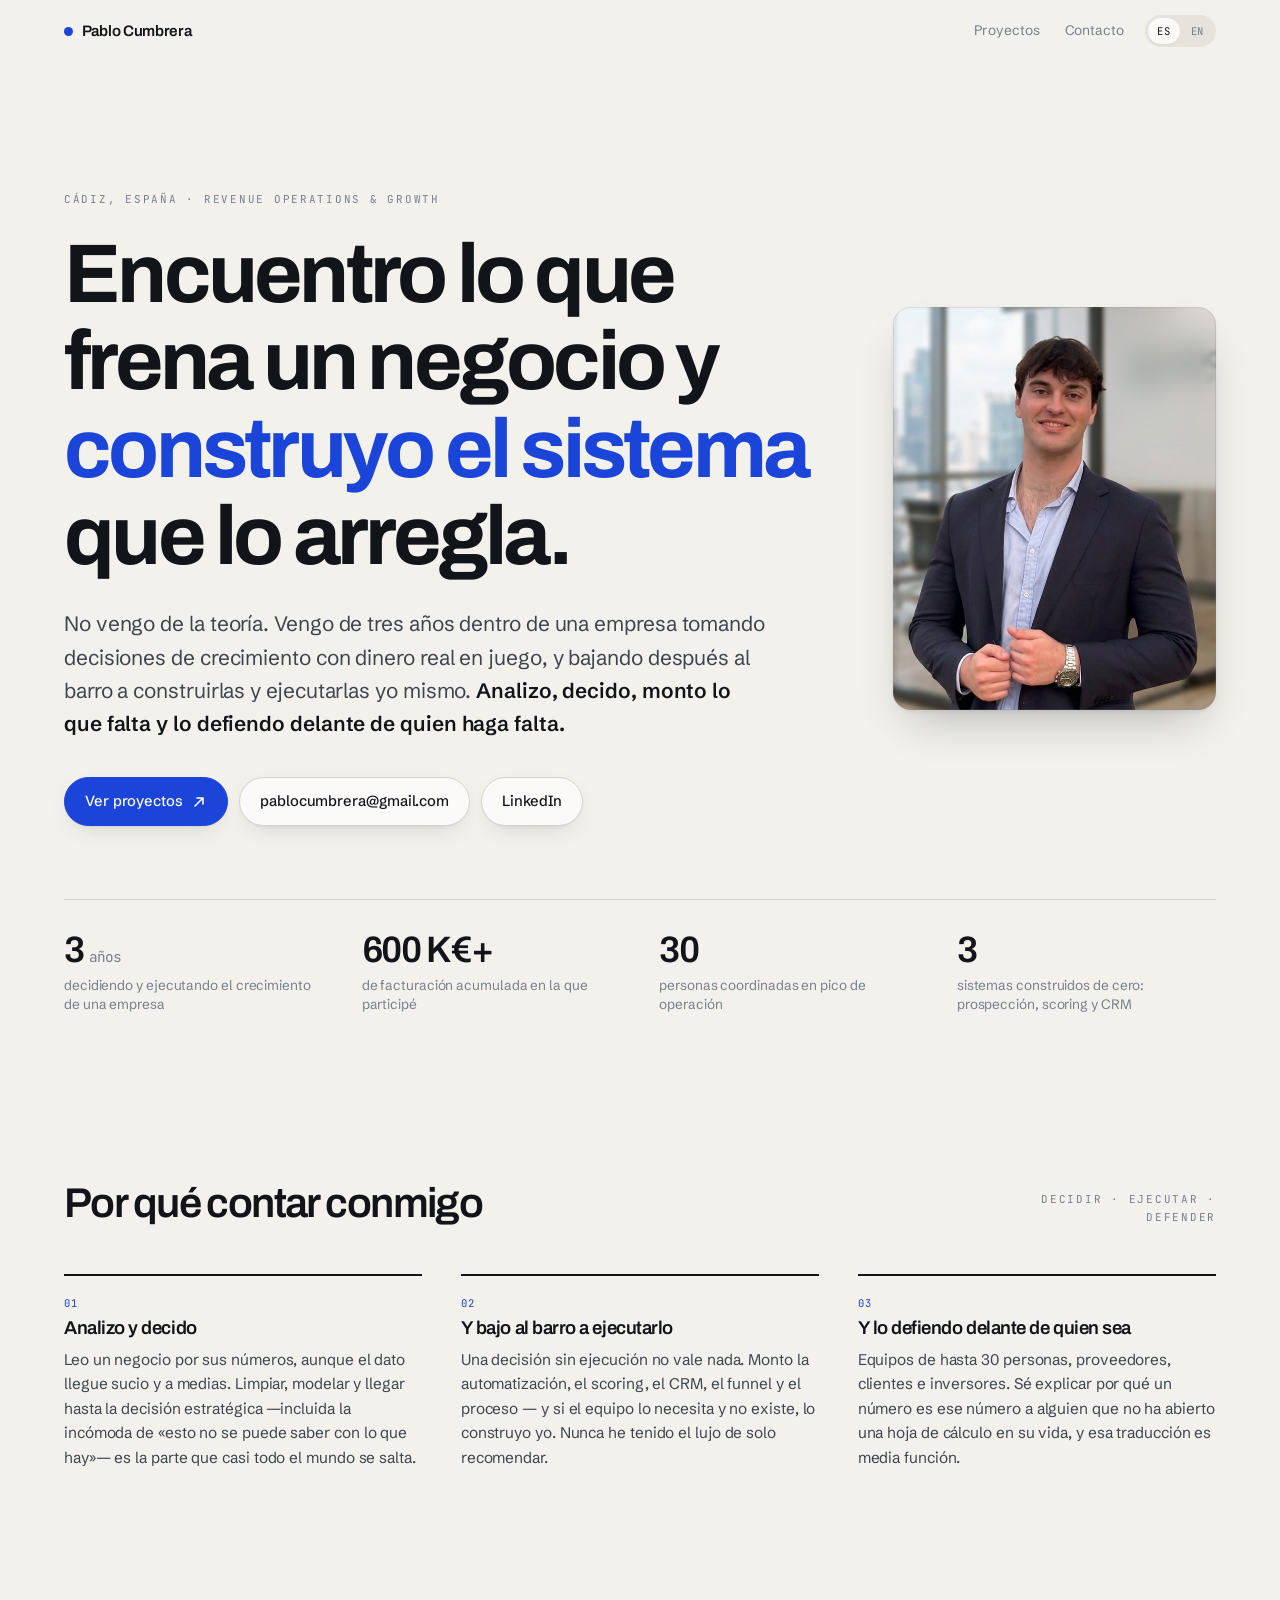
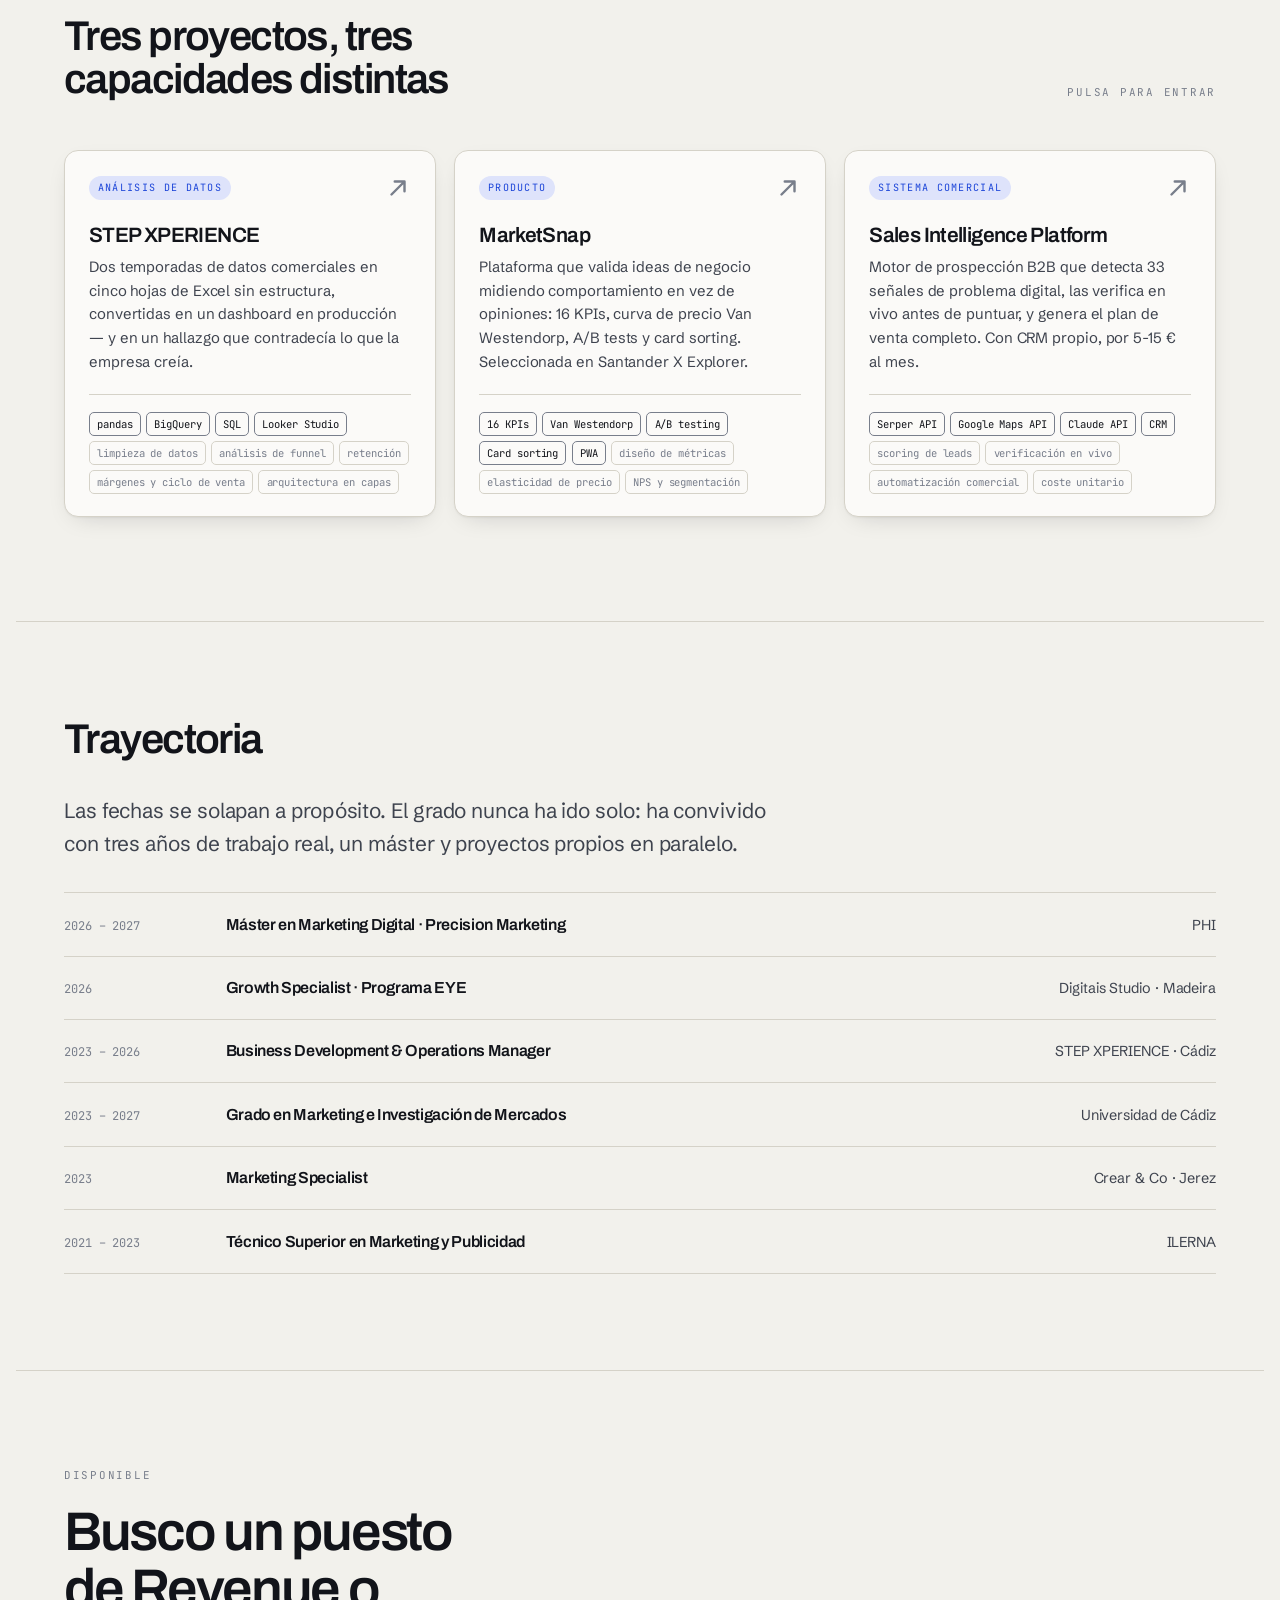
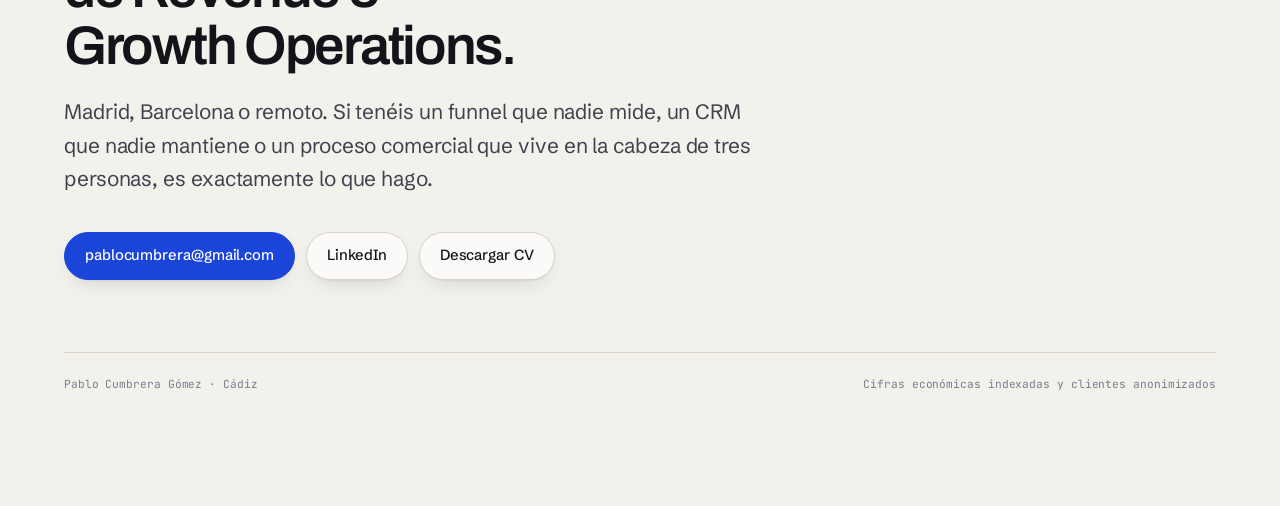
<file: index.html>
<!doctype html>
<html lang="es" data-lang="es">
<head>
<meta charset="utf-8">
<meta name="viewport" content="width=device-width,initial-scale=1">
<title>Pablo Cumbrera · Revenue Operations & Growth</title>
<meta name="description" content="Analizo un negocio por sus números, decido y construyo el sistema que lo arregla. Tres casos de análisis de datos, producto y automatización comercial.">
<link rel="canonical" href="https://kumbrera.github.io/pablocumbrera/">
<meta property="og:type" content="website">
<meta property="og:site_name" content="Pablo Cumbrera">
<meta property="og:locale" content="es_ES">
<meta property="og:title" content="Pablo Cumbrera · Revenue Operations & Growth">
<meta property="og:description" content="Analizo un negocio por sus números, decido y construyo el sistema que lo arregla. Tres casos de análisis de datos, producto y automatización comercial.">
<meta property="og:url" content="https://kumbrera.github.io/pablocumbrera/">
<meta property="og:image" content="https://kumbrera.github.io/pablocumbrera/og/og-home.png">
<meta property="og:image:width" content="1200">
<meta property="og:image:height" content="630">
<meta name="twitter:card" content="summary_large_image">
<meta name="twitter:title" content="Pablo Cumbrera · Revenue Operations & Growth">
<meta name="twitter:description" content="Analizo un negocio por sus números, decido y construyo el sistema que lo arregla. Tres casos de análisis de datos, producto y automatización comercial.">
<meta name="twitter:image" content="https://kumbrera.github.io/pablocumbrera/og/og-home.png">
<link rel="preconnect" href="https://fonts.googleapis.com">
<link rel="preconnect" href="https://fonts.gstatic.com" crossorigin>
<link rel="stylesheet" href="https://fonts.googleapis.com/css2?family=Archivo:wght@400;500;600;700&family=JetBrains+Mono:wght@400;500&family=Schibsted+Grotesk:wght@400;500;600&display=swap">
<link rel="stylesheet" href="assets/site.css">
</head>
<body>
<header class="nav" id="nav"><div class="wrap">
  <a class="brand" href=""><span class="dot"></span>Pablo Cumbrera</button>
  <div class="navr">
    <a class="navlink" href="#trabajo"><span class="lang es">Proyectos</span><span class="lang en">Work</span></a>
    <a class="navlink" href="#contacto"><span class="lang es">Contacto</span><span class="lang en">Contact</span></a>
    <div class="lsw" role="group" aria-label="Idioma / Language">
      <button type="button" data-set="es">ES</button><button type="button" data-set="en">EN</button>
    </div>
  </div>
</div></header>
<main>
<div class="view on" id="v-home">

  <section class="wrap hero">
    <div class="hero-grid">
      <div class="hero-copy">
    <p class="kicker"><span class="lang es">Cádiz, España · Revenue Operations &amp; Growth</span><span class="lang en">Cádiz, Spain · Revenue Operations &amp; Growth</span></p>
    <h1><span class="lang es">Encuentro lo que frena un negocio y <em>construyo el sistema</em> que lo arregla.</span><span class="lang en">I find what's slowing a business down and <em>build the system</em> that fixes it.</span></h1>
    <p class="lede"><span class="lang es">No vengo de la teoría. Vengo de tres años dentro de una empresa tomando decisiones de crecimiento con dinero real en juego, y bajando después al barro a construirlas y ejecutarlas yo mismo. <strong>Analizo, decido, monto lo que falta y lo defiendo delante de quien haga falta.</strong></span><span class="lang en">I don't come from theory. I come from three years inside a company making growth decisions with real money on the line, then getting into the mud to build and execute them myself. <strong>I analyse, I decide, I build what's missing, and I can defend it to anyone in the room.</strong></span></p>
    <div class="cta">
      <a class="btn solid" href="#trabajo"><span class="lang es">Ver proyectos</span><span class="lang en">See the work</span>
        <svg class="arrow" width="16" height="16" viewBox="0 0 16 16" fill="none" aria-hidden="true"><path d="M4 12L12 4M12 4H6M12 4v6" stroke="currentColor" stroke-width="1.6" stroke-linecap="round" stroke-linejoin="round"/></svg></a>
      <a class="btn" href="mailto:pablocumbrera@gmail.com">pablocumbrera@gmail.com</a>
      <a class="btn" href="https://linkedin.com/in/pablocumbreragomez">LinkedIn</a>
    </div>

      </div>
      <figure class="hero-photo">
        <img src="assets/img/18a9d19fe4.jpg" alt="Pablo Cumbrera Gómez" width="640" height="800">
      </figure>
    </div>

    <div class="proof">
      <div><div class="n">3 <small class="mono" style="font-size:.9rem;font-weight:400;color:var(--dim)"><span class="lang es">años</span><span class="lang en">yrs</span></small></div><div class="l"><span class="lang es">decidiendo y ejecutando el crecimiento de una empresa</span><span class="lang en">deciding and executing a company's growth</span></div></div>
      <div><div class="n">600 K€+</div><div class="l"><span class="lang es">de facturación acumulada en la que participé</span><span class="lang en">cumulative revenue I contributed to</span></div></div>
      <div><div class="n">30</div><div class="l"><span class="lang es">personas coordinadas en pico de operación</span><span class="lang en">people coordinated at peak</span></div></div>
      <div><div class="n">3</div><div class="l"><span class="lang es">sistemas construidos de cero: prospección, scoring y CRM</span><span class="lang en">systems built from scratch: prospecting, scoring, CRM</span></div></div>
    </div>
  </section>

  <section class="wrap pillars">
    <div class="sechead">
      <h2><span class="lang es">Por qué contar conmigo</span><span class="lang en">Why work with me</span></h2>
      <p class="kicker" style="max-width:26ch;text-align:right"><span class="lang es">Decidir · Ejecutar · Defender</span><span class="lang en">Decide · Execute · Defend</span></p>
    </div>
    <div class="pgrid">
      <div class="pillar">
        <span class="idx">01</span>
        <h3><span class="lang es">Analizo y decido</span><span class="lang en">I analyse, then decide</span></h3>
        <p><span class="lang es">Leo un negocio por sus números, aunque el dato llegue sucio y a medias. Limpiar, modelar y llegar hasta la decisión estratégica —incluida la incómoda de «esto no se puede saber con lo que hay»— es la parte que casi todo el mundo se salta.</span><span class="lang en">I read a business through its numbers, even when the data arrives dirty and half-finished. Cleaning it, modelling it and getting all the way to the strategic decision — including the uncomfortable one, "this can't be known with what we have" — is the part almost everyone skips.</span></p>
      </div>
      <div class="pillar">
        <span class="idx">02</span>
        <h3><span class="lang es">Y bajo al barro a ejecutarlo</span><span class="lang en">Then I get into the mud</span></h3>
        <p><span class="lang es">Una decisión sin ejecución no vale nada. Monto la automatización, el scoring, el CRM, el funnel y el proceso — y si el equipo lo necesita y no existe, lo construyo yo. Nunca he tenido el lujo de solo recomendar.</span><span class="lang en">A decision without execution is worth nothing. I build the automation, the scoring, the CRM, the funnel and the process — and if the team needs something that doesn't exist, I build it. I've never had the luxury of only recommending.</span></p>
      </div>
      <div class="pillar">
        <span class="idx">03</span>
        <h3><span class="lang es">Y lo defiendo delante de quien sea</span><span class="lang en">And I can defend it to anyone</span></h3>
        <p><span class="lang es">Equipos de hasta 30 personas, proveedores, clientes e inversores. Sé explicar por qué un número es ese número a alguien que no ha abierto una hoja de cálculo en su vida, y esa traducción es media función.</span><span class="lang en">Teams of up to 30, suppliers, clients and investors. I can explain why a number is that number to someone who has never opened a spreadsheet — and that translation is half the job.</span></p>
      </div>
  </section>

  <section class="wrap work" id="trabajo">
    <div class="sechead">
      <h2><span class="lang es">Tres proyectos, tres capacidades distintas</span><span class="lang en">Three projects, three different capabilities</span></h2>
      <p class="kicker"><span class="lang es">Pulsa para entrar</span><span class="lang en">Click to open</span></p>
    </div>
    <div class="cards">

      <a class="card" href="./step/">
        <div class="ctop"><span class="role"><span class="lang es">Análisis de datos</span><span class="lang en">Data analysis</span></span>
          <svg class="arrow" viewBox="0 0 16 16" fill="none" aria-hidden="true"><path d="M4 12L12 4M12 4H6M12 4v6" stroke="currentColor" stroke-width="1.5" stroke-linecap="round" stroke-linejoin="round"/></svg></div>
        <h3>STEP XPERIENCE</h3>
        <p class="oneline"><span class="lang es">Dos temporadas de datos comerciales en cinco hojas de Excel sin estructura, convertidas en un dashboard en producción — y en un hallazgo que contradecía lo que la empresa creía.</span><span class="lang en">Two seasons of commercial data across five unstructured Excel sheets, turned into a live dashboard — and a finding that contradicted what the company believed.</span></p>
        <div class="chips">
          <span class="chip k">pandas</span><span class="chip k">BigQuery</span><span class="chip k">SQL</span><span class="chip k">Looker Studio</span>
          <span class="chip"><span class="lang es">limpieza de datos</span><span class="lang en">data cleaning</span></span>
          <span class="chip"><span class="lang es">análisis de funnel</span><span class="lang en">funnel analysis</span></span>
          <span class="chip"><span class="lang es">retención</span><span class="lang en">retention</span></span>
          <span class="chip"><span class="lang es">márgenes y ciclo de venta</span><span class="lang en">margin and sales cycle</span></span>
          <span class="chip"><span class="lang es">arquitectura en capas</span><span class="lang en">layered architecture</span></span>
        </div>
      </a>

      <a class="card" href="./marketsnap/">
        <div class="ctop"><span class="role"><span class="lang es">Producto</span><span class="lang en">Product</span></span>
          <svg class="arrow" viewBox="0 0 16 16" fill="none" aria-hidden="true"><path d="M4 12L12 4M12 4H6M12 4v6" stroke="currentColor" stroke-width="1.5" stroke-linecap="round" stroke-linejoin="round"/></svg></div>
        <h3>MarketSnap</h3>
        <p class="oneline"><span class="lang es">Plataforma que valida ideas de negocio midiendo comportamiento en vez de opiniones: 16 KPIs, curva de precio Van Westendorp, A/B tests y card sorting. Seleccionada en Santander X Explorer.</span><span class="lang en">A platform that validates business ideas by measuring behaviour instead of opinions: 16 KPIs, Van Westendorp pricing, A/B tests and card sorting. Selected for Santander X Explorer.</span></p>
        <div class="chips">
          <span class="chip k">16 KPIs</span><span class="chip k">Van Westendorp</span><span class="chip k">A/B testing</span><span class="chip k">Card sorting</span><span class="chip k">PWA</span>
          <span class="chip"><span class="lang es">diseño de métricas</span><span class="lang en">metric design</span></span>
          <span class="chip"><span class="lang es">elasticidad de precio</span><span class="lang en">price elasticity</span></span>
          <span class="chip"><span class="lang es">NPS y segmentación</span><span class="lang en">NPS and segmentation</span></span>
        </div>
      </a>

      <a class="card" href="./prospector/">
        <div class="ctop"><span class="role"><span class="lang es">Sistema comercial</span><span class="lang en">Sales system</span></span>
          <svg class="arrow" viewBox="0 0 16 16" fill="none" aria-hidden="true"><path d="M4 12L12 4M12 4H6M12 4v6" stroke="currentColor" stroke-width="1.5" stroke-linecap="round" stroke-linejoin="round"/></svg></div>
        <h3>Sales Intelligence Platform</h3>
        <p class="oneline"><span class="lang es">Motor de prospección B2B que detecta 33 señales de problema digital, las verifica en vivo antes de puntuar, y genera el plan de venta completo. Con CRM propio, por 5-15 € al mes.</span><span class="lang en">B2B prospecting engine that detects 33 digital-problem signals, verifies them live before scoring, and generates the full sales plan. With its own CRM, for €5–15 a month.</span></p>
        <div class="chips">
          <span class="chip k">Serper API</span><span class="chip k">Google Maps API</span><span class="chip k">Claude API</span><span class="chip k">CRM</span>
          <span class="chip"><span class="lang es">scoring de leads</span><span class="lang en">lead scoring</span></span>
          <span class="chip"><span class="lang es">verificación en vivo</span><span class="lang en">live verification</span></span>
          <span class="chip"><span class="lang es">automatización comercial</span><span class="lang en">sales automation</span></span>
          <span class="chip"><span class="lang es">coste unitario</span><span class="lang en">unit economics</span></span>
        </div>
      </a>

    </div>
  </section>

  <section class="wrap about">
    <div class="sechead"><h2><span class="lang es">Trayectoria</span><span class="lang en">Track record</span></h2></div>
    <p class="lede" style="margin:-1rem 0 2rem"><span class="lang es">Las fechas se solapan a propósito. El grado nunca ha ido solo: ha convivido con tres años de trabajo real, un máster y proyectos propios en paralelo.</span><span class="lang en">The dates overlap on purpose. The degree was never on its own — it has always run alongside three years of real work, a master's, and my own projects.</span></p>
    <div class="tl">
      <div class="tlrow"><span class="when">2026 – 2027</span><span class="what"><span class="lang es">Máster en Marketing Digital · Precision Marketing</span><span class="lang en">MSc Digital Marketing · Precision Marketing</span></span><span class="where">PHI</span></div>
      <div class="tlrow"><span class="when">2026</span><span class="what"><span class="lang es">Growth Specialist · Programa EYE</span><span class="lang en">Growth Specialist · EYE Programme</span></span><span class="where">Digitais Studio · Madeira</span></div>
      <div class="tlrow"><span class="when">2023 – 2026</span><span class="what">Business Development &amp; Operations Manager</span><span class="where">STEP XPERIENCE · Cádiz</span></div>
      <div class="tlrow"><span class="when">2023 – 2027</span><span class="what"><span class="lang es">Grado en Marketing e Investigación de Mercados</span><span class="lang en">BSc Marketing &amp; Market Research</span></span><span class="where"><span class="lang es">Universidad de Cádiz</span><span class="lang en">University of Cádiz</span></span></div>
      <div class="tlrow"><span class="when">2023</span><span class="what">Marketing Specialist</span><span class="where">Crear &amp; Co · Jerez</span></div>
      <div class="tlrow"><span class="when">2021 – 2023</span><span class="what"><span class="lang es">Técnico Superior en Marketing y Publicidad</span><span class="lang en">Higher Diploma · Marketing &amp; Advertising</span></span><span class="where">ILERNA</span></div>
    </div>
  </section>

  <section class="wrap contact" id="contacto">
    <p class="kicker" style="margin-bottom:1.2rem"><span class="lang es">Disponible</span><span class="lang en">Available</span></p>
    <h2><span class="lang es">Busco un puesto de Revenue o Growth Operations.</span><span class="lang en">Looking for a Revenue or Growth Operations role.</span></h2>
    <p class="lede" style="margin-top:1.3rem"><span class="lang es">Madrid, Barcelona o remoto. Si tenéis un funnel que nadie mide, un CRM que nadie mantiene o un proceso comercial que vive en la cabeza de tres personas, es exactamente lo que hago.</span><span class="lang en">Madrid, Barcelona or remote. If you have a funnel nobody measures, a CRM nobody maintains, or a sales process living in three people's heads — that's exactly what I do.</span></p>
    <div class="cta">
      <a class="btn solid" href="mailto:pablocumbrera@gmail.com">pablocumbrera@gmail.com</a>
      <a class="btn" href="https://linkedin.com/in/pablocumbreragomez">LinkedIn</a>
      <a class="btn" href="cv-pablo-cumbrera.pdf"><span class="lang es">Descargar CV</span><span class="lang en">Download CV</span></a>
    </div>
    <div class="foot">
      <span>Pablo Cumbrera Gómez · Cádiz</span>
      <span><span class="lang es">Cifras económicas indexadas y clientes anonimizados</span><span class="lang en">Monetary figures indexed, clients anonymised</span></span>
    </div>
  </section>
</div>

</main>
<script src="assets/app.js"></script>
</body>
</html>
</file>
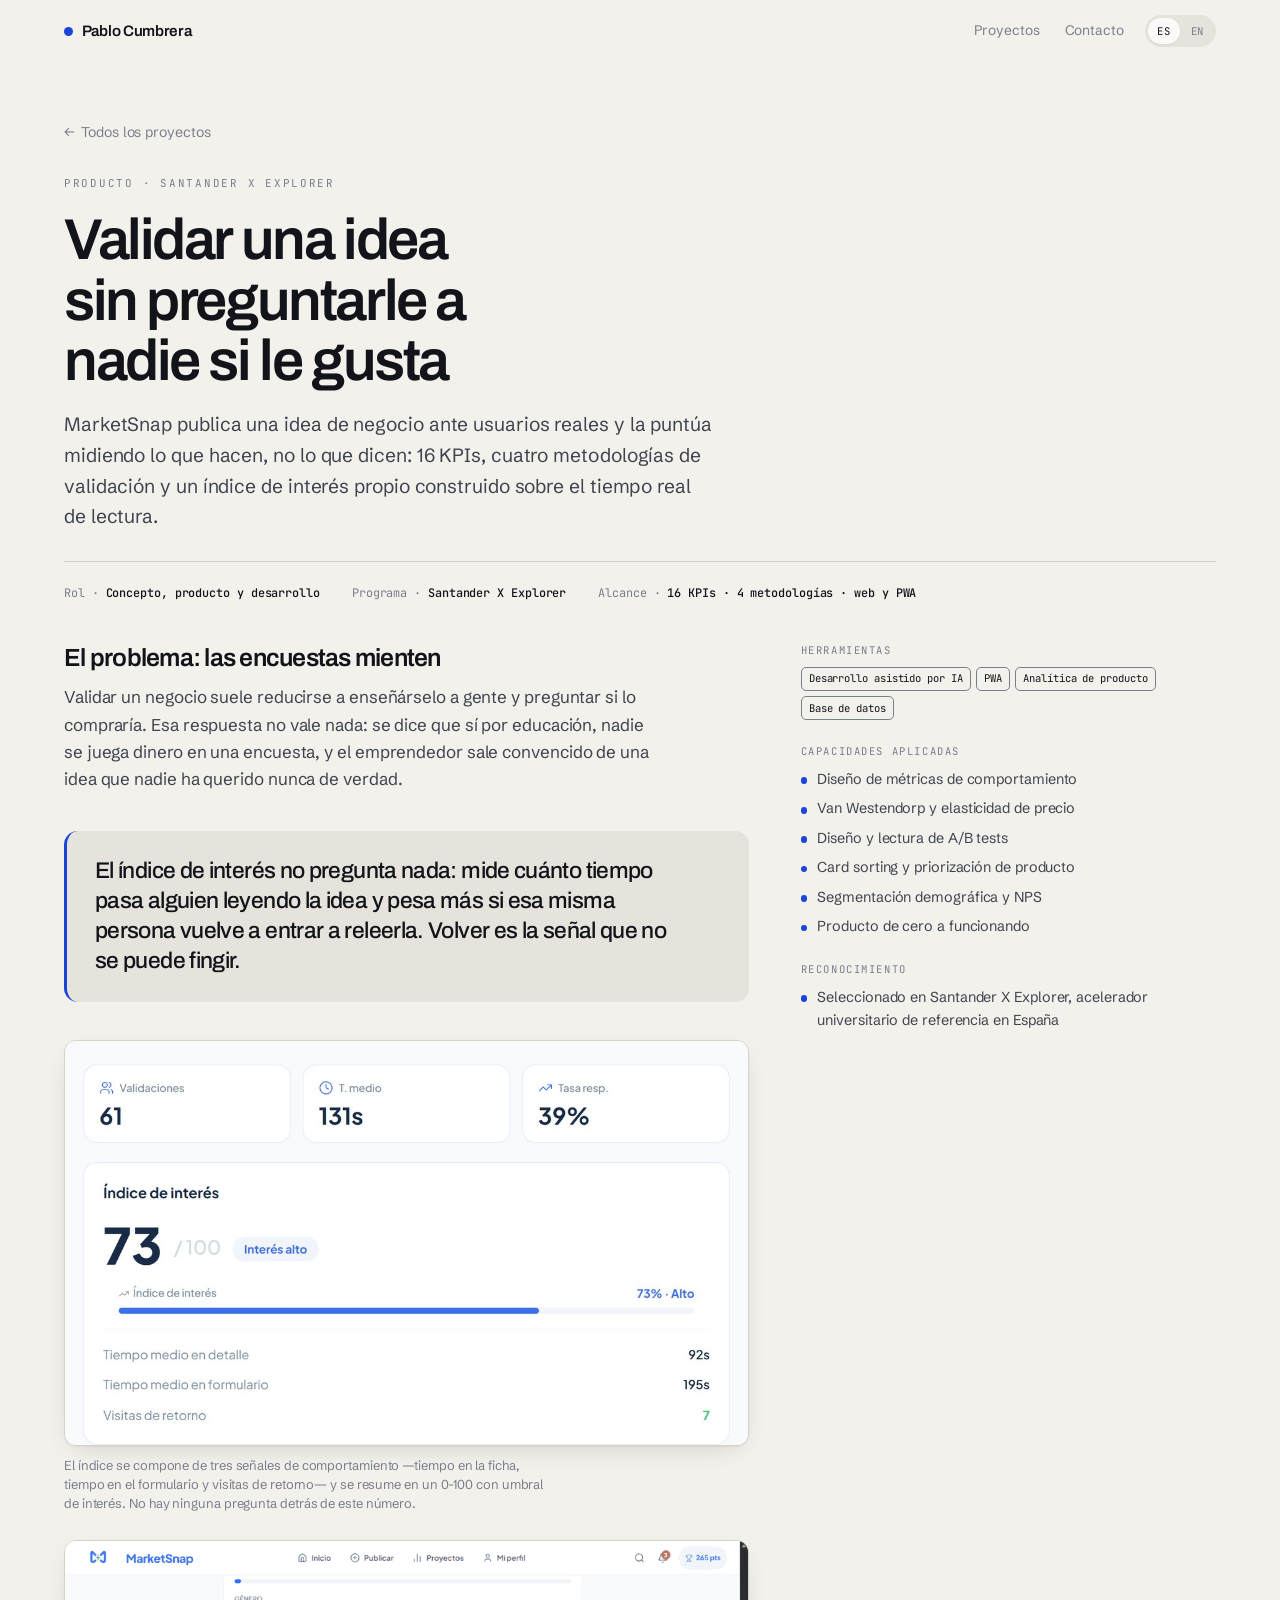
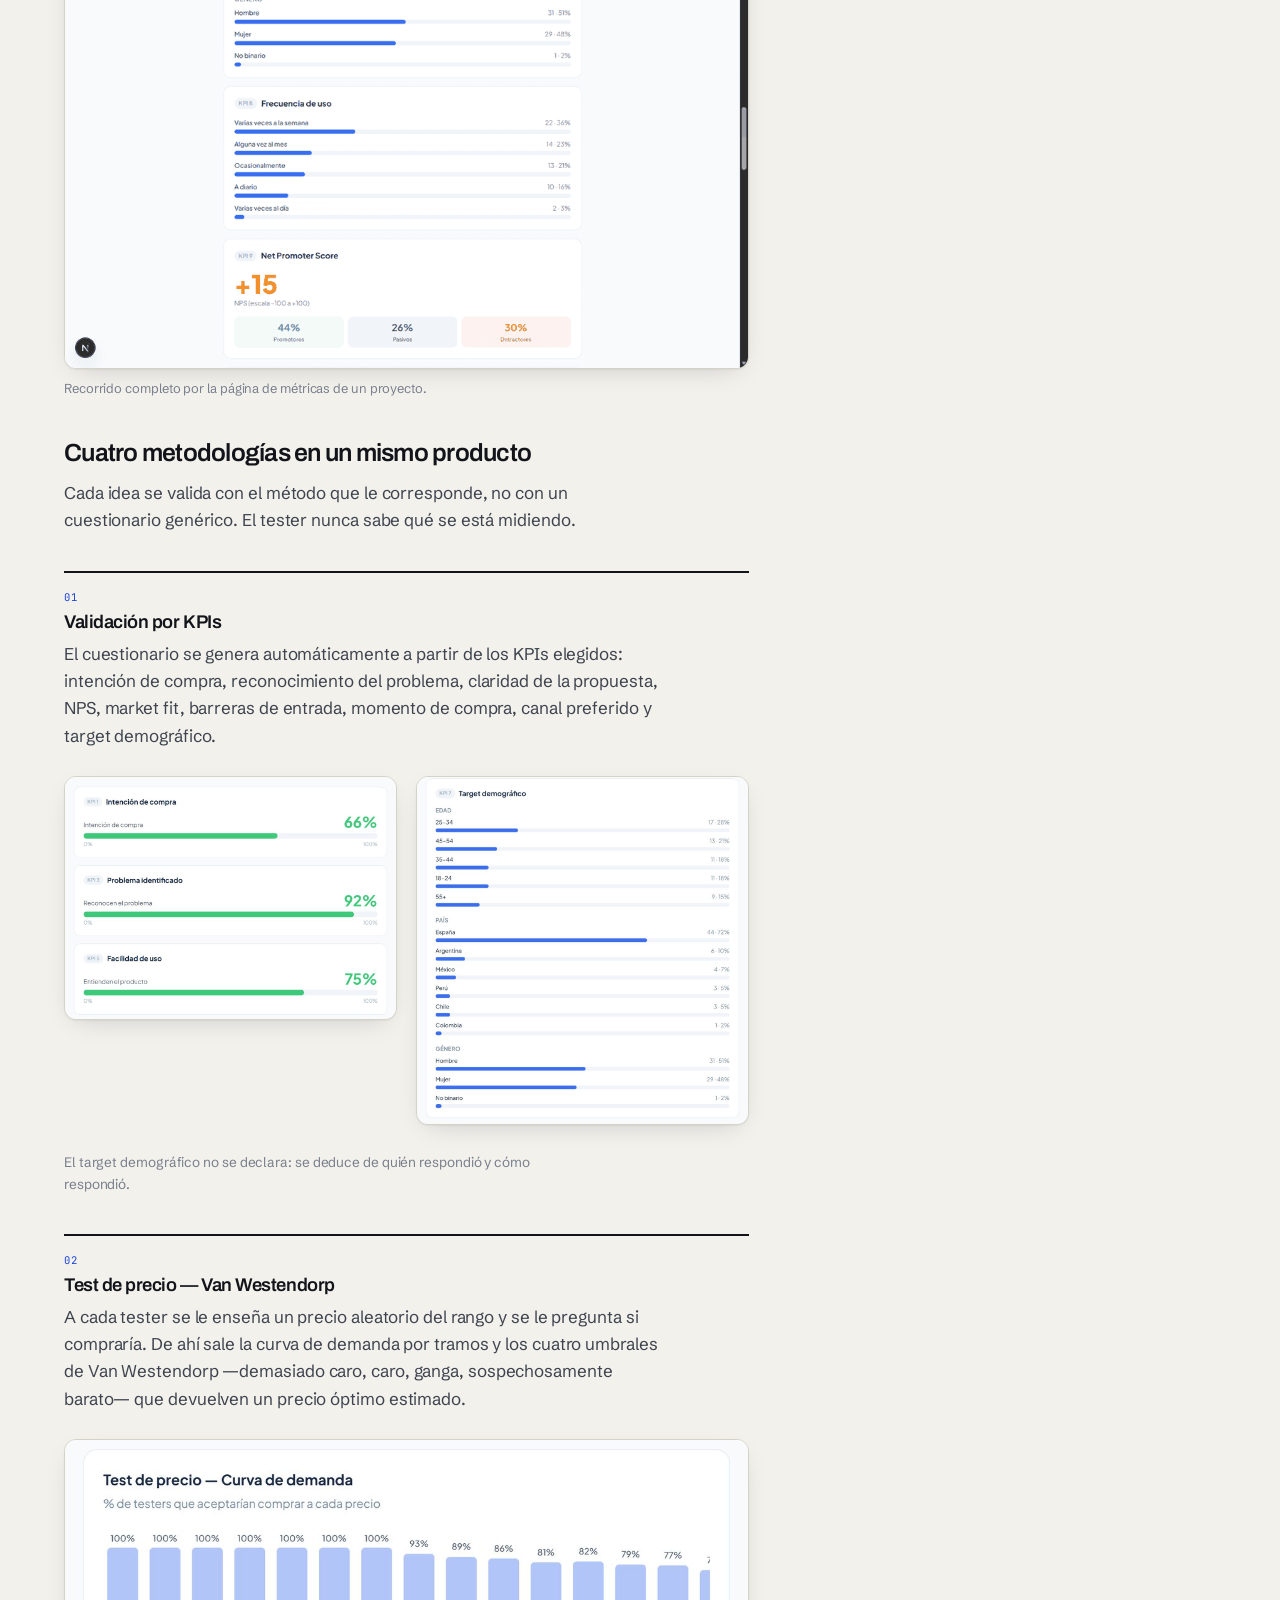
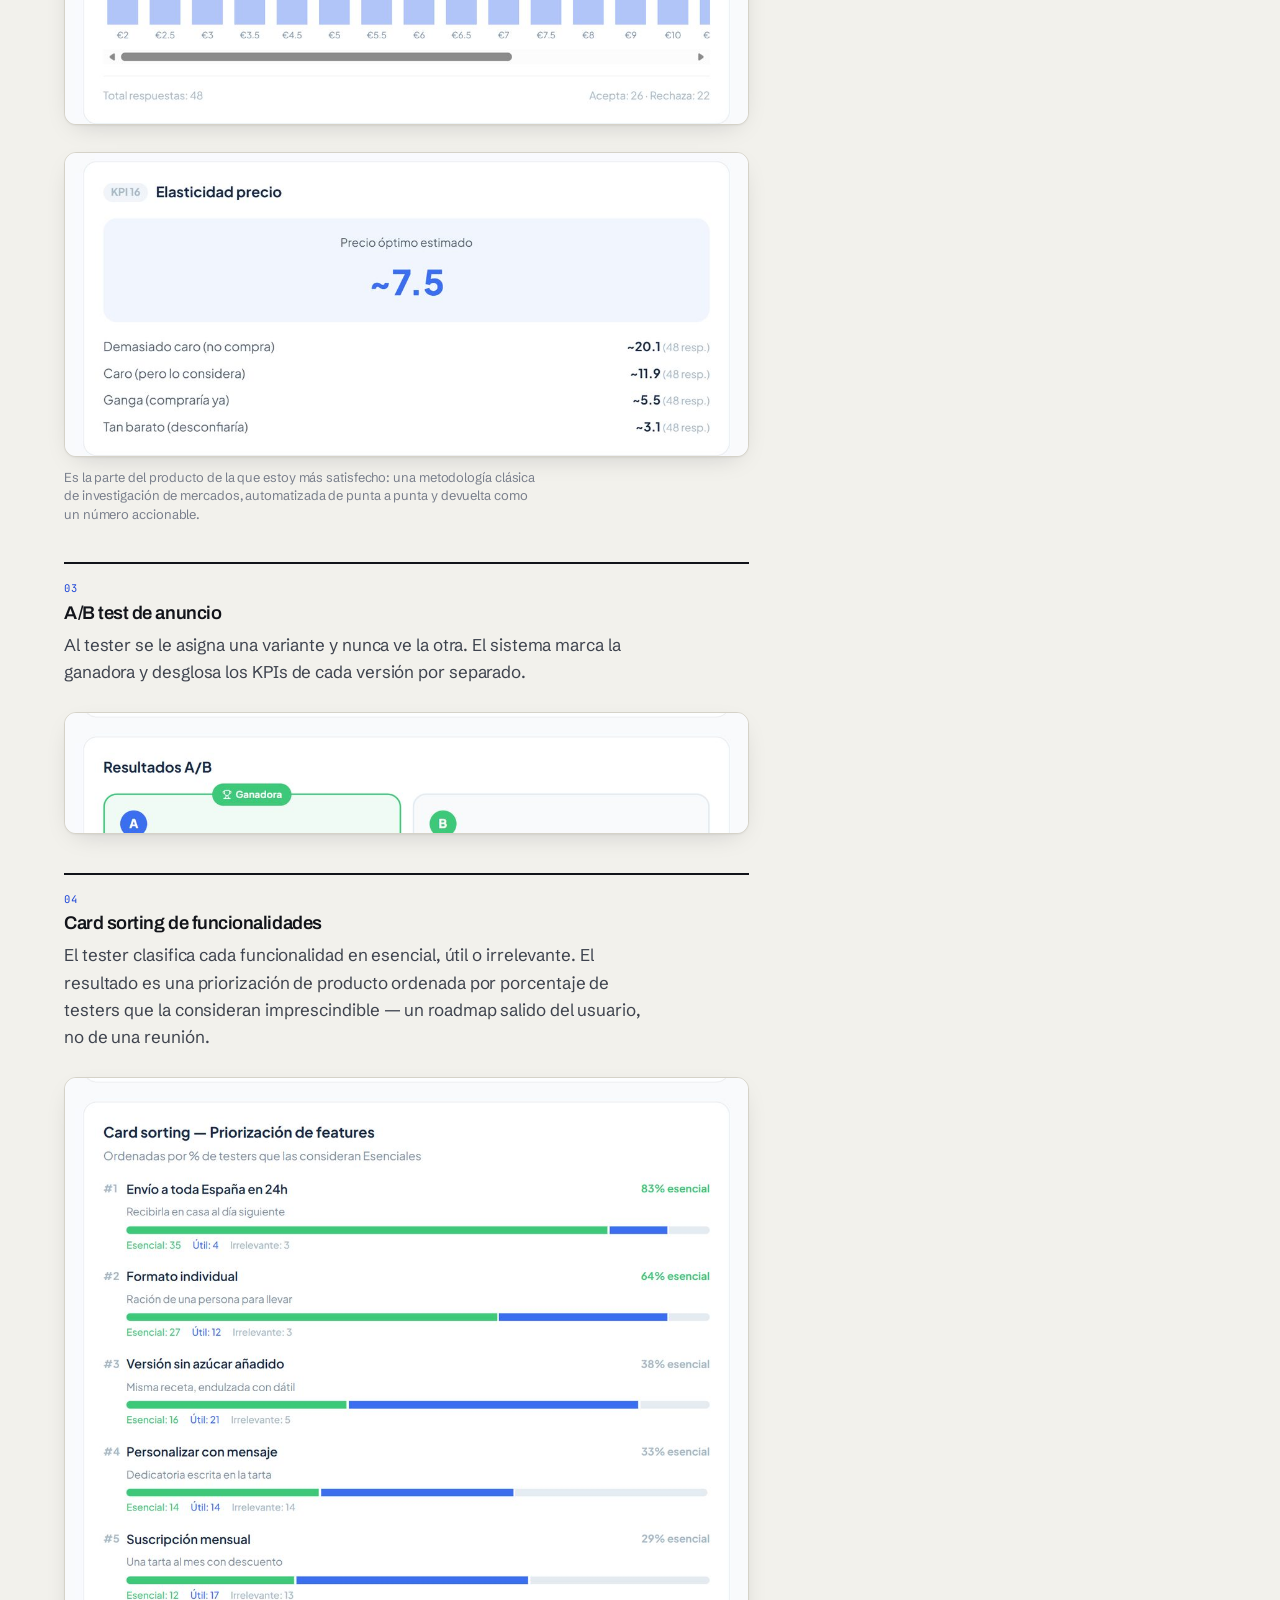
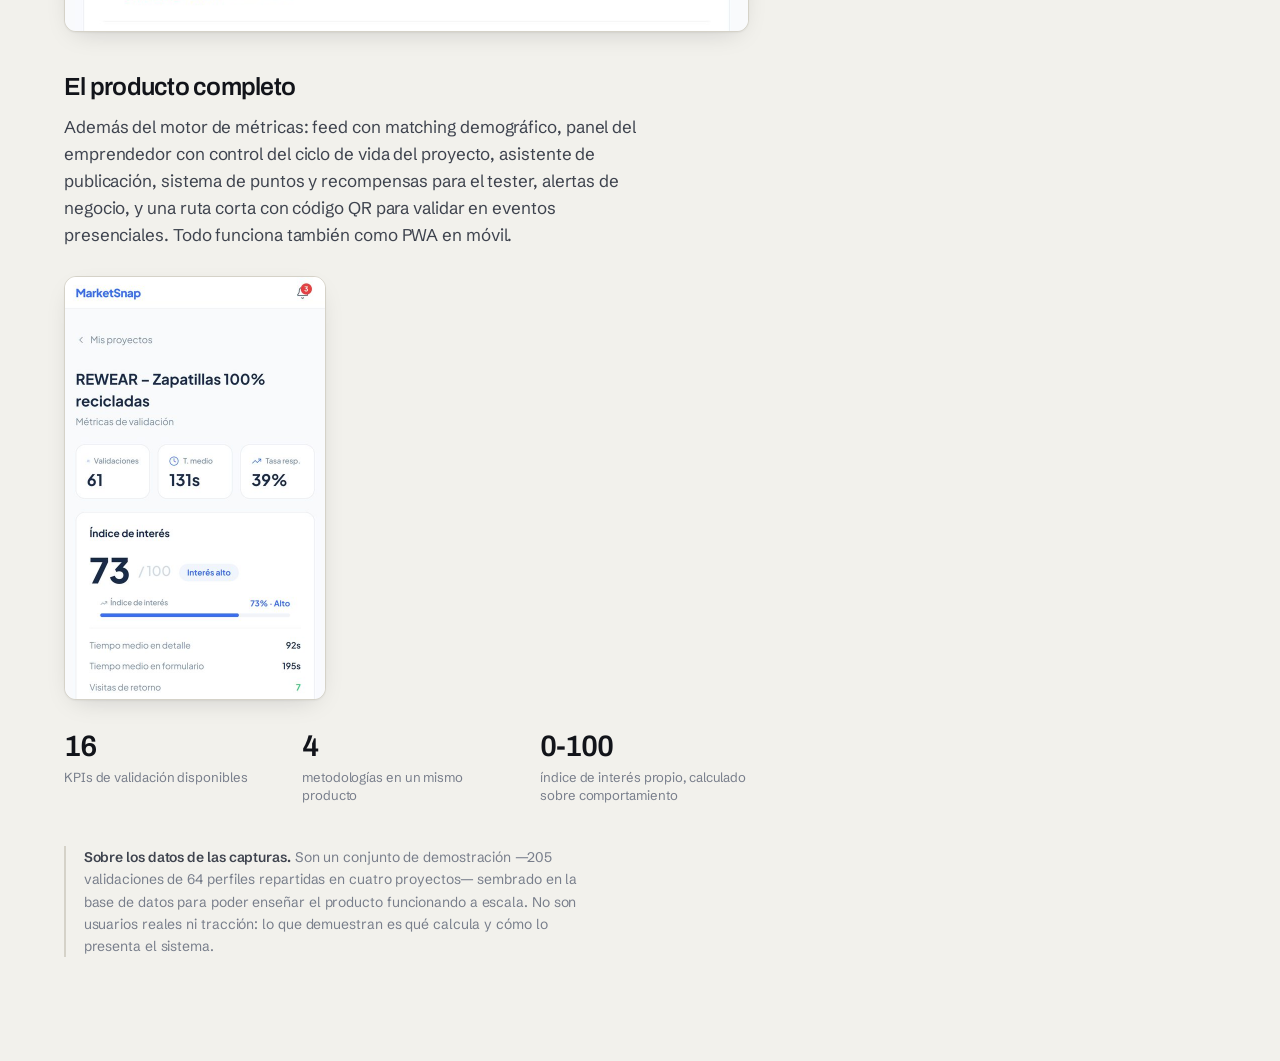
<file: marketsnap/index.html>
<!doctype html>
<html lang="es" data-lang="es">
<head>
<meta charset="utf-8">
<meta name="viewport" content="width=device-width,initial-scale=1">
<title>MarketSnap · Validar una idea sin preguntarle a nadie — Pablo Cumbrera</title>
<meta name="description" content="Plataforma que valida ideas de negocio midiendo comportamiento en vez de opiniones: 16 KPIs, Van Westendorp, A/B tests y card sorting. Santander X Explorer.">
<link rel="canonical" href="https://kumbrera.github.io/pablocumbrera/marketsnap/">
<meta property="og:type" content="website">
<meta property="og:site_name" content="Pablo Cumbrera">
<meta property="og:locale" content="es_ES">
<meta property="og:title" content="MarketSnap · Validar una idea sin preguntarle a nadie — Pablo Cumbrera">
<meta property="og:description" content="Plataforma que valida ideas de negocio midiendo comportamiento en vez de opiniones: 16 KPIs, Van Westendorp, A/B tests y card sorting. Santander X Explorer.">
<meta property="og:url" content="https://kumbrera.github.io/pablocumbrera/marketsnap/">
<meta property="og:image" content="https://kumbrera.github.io/pablocumbrera/og/og-marketsnap.png">
<meta property="og:image:width" content="1200">
<meta property="og:image:height" content="630">
<meta name="twitter:card" content="summary_large_image">
<meta name="twitter:title" content="MarketSnap · Validar una idea sin preguntarle a nadie — Pablo Cumbrera">
<meta name="twitter:description" content="Plataforma que valida ideas de negocio midiendo comportamiento en vez de opiniones: 16 KPIs, Van Westendorp, A/B tests y card sorting. Santander X Explorer.">
<meta name="twitter:image" content="https://kumbrera.github.io/pablocumbrera/og/og-marketsnap.png">
<link rel="preconnect" href="https://fonts.googleapis.com">
<link rel="preconnect" href="https://fonts.gstatic.com" crossorigin>
<link rel="stylesheet" href="https://fonts.googleapis.com/css2?family=Archivo:wght@400;500;600;700&family=JetBrains+Mono:wght@400;500&family=Schibsted+Grotesk:wght@400;500;600&display=swap">
<link rel="stylesheet" href="../assets/site.css">
</head>
<body>
<header class="nav" id="nav"><div class="wrap">
  <a class="brand" href="../"><span class="dot"></span>Pablo Cumbrera</button>
  <div class="navr">
    <a class="navlink" href="../#trabajo"><span class="lang es">Proyectos</span><span class="lang en">Work</span></a>
    <a class="navlink" href="../#contacto"><span class="lang es">Contacto</span><span class="lang en">Contact</span></a>
    <div class="lsw" role="group" aria-label="Idioma / Language">
      <button type="button" data-set="es">ES</button><button type="button" data-set="en">EN</button>
    </div>
  </div>
</div></header>
<main>
<div class="view on" id="v-marketsnap">
  <section class="wrap dhead">
    <a class="back" href="../">← <span class="lang es">Todos los proyectos</span><span class="lang en">All projects</span></a>
    <p class="kicker" style="margin-bottom:1.1rem"><span class="lang es">Producto · Santander X Explorer</span><span class="lang en">Product · Santander X Explorer</span></p>
    <h1><span class="lang es">Validar una idea sin preguntarle a nadie si le gusta</span><span class="lang en">Validating an idea without asking anyone if they like it</span></h1>
    <p class="lede"><span class="lang es">MarketSnap publica una idea de negocio ante usuarios reales y la puntúa midiendo lo que hacen, no lo que dicen: 16 KPIs, cuatro metodologías de validación y un índice de interés propio construido sobre el tiempo real de lectura.</span><span class="lang en">MarketSnap publishes a business idea to real users and scores it by measuring what they do, not what they say: 16 KPIs, four validation methodologies, and a custom interest index built on actual reading time.</span></p>
    <div class="dmeta">
      <span><span class="lang es">Rol</span><span class="lang en">Role</span> · <b><span class="lang es">Concepto, producto y desarrollo</span><span class="lang en">Concept, product and build</span></b></span>
      <span><span class="lang es">Programa</span><span class="lang en">Programme</span> · <b>Santander X Explorer</b></span>
      <span><span class="lang es">Alcance</span><span class="lang en">Scope</span> · <b><span class="lang es">16 KPIs · 4 metodologías · web y PWA</span><span class="lang en">16 KPIs · 4 methodologies · web and PWA</span></b></span>
    </div>
  </section>

  <section class="wrap" style="padding-bottom:clamp(4rem,9vw,6.5rem)">
   <div class="split">
    <div class="body">
      <h3><span class="lang es">El problema: las encuestas mienten</span><span class="lang en">The problem: surveys lie</span></h3>
      <p><span class="lang es">Validar un negocio suele reducirse a enseñárselo a gente y preguntar si lo compraría. Esa respuesta no vale nada: se dice que sí por educación, nadie se juega dinero en una encuesta, y el emprendedor sale convencido de una idea que nadie ha querido nunca de verdad.</span><span class="lang en">Validating a business usually means showing it to people and asking whether they'd buy. That answer is worthless: people say yes out of politeness, nobody bets money on a survey, and the founder walks away convinced of an idea nobody ever actually wanted.</span></p>

      <div class="pull"><p><span class="lang es">El índice de interés no pregunta nada: mide cuánto tiempo pasa alguien leyendo la idea y pesa más si esa misma persona vuelve a entrar a releerla. Volver es la señal que no se puede fingir.</span><span class="lang en">The interest index asks nothing: it measures how long someone spends reading the idea and weights it higher when that same person comes back to read it again. Returning is the signal you can't fake.</span></p></div>

      <figure class="shot">
        <img src="../assets/img/f14391bae7.jpg" alt="Índice de interés de MarketSnap" loading="lazy">
        <figcaption><span class="lang es">El índice se compone de tres señales de comportamiento —tiempo en la ficha, tiempo en el formulario y visitas de retorno— y se resume en un 0-100 con umbral de interés. No hay ninguna pregunta detrás de este número.</span><span class="lang en">The index is built from three behavioural signals — time on the listing, time on the form, and return visits — summarised as a 0–100 score with an interest threshold. There is no question behind this number.</span></figcaption>
      </figure>

      <figure class="shot">
        <img src="../assets/img/78aa850ecb.gif" alt="Recorrido por la página de métricas de MarketSnap" loading="lazy">
        <figcaption><span class="lang es">Recorrido completo por la página de métricas de un proyecto.</span><span class="lang en">Full walkthrough of a project's metrics page.</span></figcaption>
      </figure>

      <h3><span class="lang es">Cuatro metodologías en un mismo producto</span><span class="lang en">Four methodologies in one product</span></h3>
      <p><span class="lang es">Cada idea se valida con el método que le corresponde, no con un cuestionario genérico. El tester nunca sabe qué se está midiendo.</span><span class="lang en">Each idea is validated with the method that fits it, not a generic questionnaire. The tester never knows what's being measured.</span></p>

      <div class="method">
        <span class="idx">01</span>
        <h4><span class="lang es">Validación por KPIs</span><span class="lang en">KPI validation</span></h4>
        <p><span class="lang es">El cuestionario se genera automáticamente a partir de los KPIs elegidos: intención de compra, reconocimiento del problema, claridad de la propuesta, NPS, market fit, barreras de entrada, momento de compra, canal preferido y target demográfico.</span><span class="lang en">The questionnaire is generated automatically from the chosen KPIs: purchase intent, problem recognition, proposition clarity, NPS, market fit, entry barriers, purchase timing, preferred channel and demographic target.</span></p>
        <div class="shotrow">
          <figure class="shot"><img src="../assets/img/3547e0218c.jpg" alt="KPIs de validación" loading="lazy"></figure>
          <figure class="shot"><img src="../assets/img/a8bb665167.jpg" alt="Target demográfico" loading="lazy"></figure>
        </div>
        <p style="font-size:.85rem;color:var(--dim);max-width:60ch"><span class="lang es">El target demográfico no se declara: se deduce de quién respondió y cómo respondió.</span><span class="lang en">The demographic target isn't declared — it's derived from who answered and how.</span></p>
      </div>

      <div class="method">
        <span class="idx">02</span>
        <h4><span class="lang es">Test de precio — Van Westendorp</span><span class="lang en">Price test — Van Westendorp</span></h4>
        <p><span class="lang es">A cada tester se le enseña un precio aleatorio del rango y se le pregunta si compraría. De ahí sale la curva de demanda por tramos y los cuatro umbrales de Van Westendorp —demasiado caro, caro, ganga, sospechosamente barato— que devuelven un precio óptimo estimado.</span><span class="lang en">Each tester is shown a random price from the range and asked whether they'd buy. That produces the demand curve by price band and the four Van Westendorp thresholds — too expensive, expensive, bargain, suspiciously cheap — which return an estimated optimal price.</span></p>
        <figure class="shot"><img src="../assets/img/c2ceebe29e.jpg" alt="Curva de demanda por tramos de precio" loading="lazy"></figure>
        <figure class="shot">
          <img src="../assets/img/f4ea9e8382.jpg" alt="Umbrales de Van Westendorp y precio óptimo" loading="lazy">
          <figcaption><span class="lang es">Es la parte del producto de la que estoy más satisfecho: una metodología clásica de investigación de mercados, automatizada de punta a punta y devuelta como un número accionable.</span><span class="lang en">The part of the product I'm happiest with: a classic market-research methodology, automated end to end and returned as one actionable number.</span></figcaption>
        </figure>
      </div>

      <div class="method">
        <span class="idx">03</span>
        <h4><span class="lang es">A/B test de anuncio</span><span class="lang en">Ad A/B test</span></h4>
        <p><span class="lang es">Al tester se le asigna una variante y nunca ve la otra. El sistema marca la ganadora y desglosa los KPIs de cada versión por separado.</span><span class="lang en">The tester is assigned one variant and never sees the other. The system flags the winner and breaks down each version's KPIs separately.</span></p>
        <figure class="shot"><img src="../assets/img/da0901511b.jpg" alt="Resultado de un A/B test" loading="lazy"></figure>
      </div>

      <div class="method">
        <span class="idx">04</span>
        <h4><span class="lang es">Card sorting de funcionalidades</span><span class="lang en">Feature card sorting</span></h4>
        <p><span class="lang es">El tester clasifica cada funcionalidad en esencial, útil o irrelevante. El resultado es una priorización de producto ordenada por porcentaje de testers que la consideran imprescindible — un roadmap salido del usuario, no de una reunión.</span><span class="lang en">The tester sorts each feature into essential, useful or irrelevant. The result is a product priority list ordered by the share of testers who call it essential — a roadmap that comes from users, not from a meeting.</span></p>
        <figure class="shot"><img src="../assets/img/9513203dcf.jpg" alt="Priorización de funcionalidades por card sorting" loading="lazy"></figure>
      </div>

      <h3><span class="lang es">El producto completo</span><span class="lang en">The full product</span></h3>
      <p><span class="lang es">Además del motor de métricas: feed con matching demográfico, panel del emprendedor con control del ciclo de vida del proyecto, asistente de publicación, sistema de puntos y recompensas para el tester, alertas de negocio, y una ruta corta con código QR para validar en eventos presenciales. Todo funciona también como PWA en móvil.</span><span class="lang en">Beyond the metrics engine: a feed with demographic matching, a founder dashboard with project lifecycle control, a publishing wizard, a points-and-rewards system for testers, business alerts, and a short QR route for validating at in-person events. It all works as a mobile PWA too.</span></p>
      <figure class="shot phone"><img src="../assets/img/14d6c0de6b.jpg" alt="MarketSnap en móvil" loading="lazy"></figure>

      <div class="stats">
        <div class="stat"><div class="n">16</div><div class="l"><span class="lang es">KPIs de validación disponibles</span><span class="lang en">validation KPIs available</span></div></div>
        <div class="stat"><div class="n">4</div><div class="l"><span class="lang es">metodologías en un mismo producto</span><span class="lang en">methodologies in one product</span></div></div>
        <div class="stat"><div class="n">0-100</div><div class="l"><span class="lang es">índice de interés propio, calculado sobre comportamiento</span><span class="lang en">custom interest index, computed from behaviour</span></div></div>
      </div>

      <div class="disclose"><span class="lang es"><b>Sobre los datos de las capturas.</b> Son un conjunto de demostración —205 validaciones de 64 perfiles repartidas en cuatro proyectos— sembrado en la base de datos para poder enseñar el producto funcionando a escala. No son usuarios reales ni tracción: lo que demuestran es qué calcula y cómo lo presenta el sistema.</span><span class="lang en"><b>About the data in these screenshots.</b> It's a demo dataset — 205 validations from 64 profiles across four projects — seeded into the database so the product could be shown working at scale. These are not real users or traction: what they demonstrate is what the system computes and how it presents it.</span></div>
    </div>

    <aside class="rail">
      <div class="railbox"><h4><span class="lang es">Herramientas</span><span class="lang en">Tools</span></h4>
        <div class="chips"><span class="chip k"><span class="lang es">Desarrollo asistido por IA</span><span class="lang en">AI-assisted development</span></span><span class="chip k">PWA</span><span class="chip k"><span class="lang es">Analítica de producto</span><span class="lang en">Product analytics</span></span><span class="chip k"><span class="lang es">Base de datos</span><span class="lang en">Database</span></span></div></div>
      <div class="railbox"><h4><span class="lang es">Capacidades aplicadas</span><span class="lang en">Capabilities applied</span></h4>
        <ul>
          <li><span class="lang es">Diseño de métricas de comportamiento</span><span class="lang en">Behavioural metric design</span></li>
          <li><span class="lang es">Van Westendorp y elasticidad de precio</span><span class="lang en">Van Westendorp and price elasticity</span></li>
          <li><span class="lang es">Diseño y lectura de A/B tests</span><span class="lang en">A/B test design and reading</span></li>
          <li><span class="lang es">Card sorting y priorización de producto</span><span class="lang en">Card sorting and product prioritisation</span></li>
          <li><span class="lang es">Segmentación demográfica y NPS</span><span class="lang en">Demographic segmentation and NPS</span></li>
          <li><span class="lang es">Producto de cero a funcionando</span><span class="lang en">Product from zero to working</span></li>
        </ul></div>
      <div class="railbox"><h4><span class="lang es">Reconocimiento</span><span class="lang en">Recognition</span></h4>
        <ul><li><span class="lang es">Seleccionado en Santander X Explorer, acelerador universitario de referencia en España</span><span class="lang en">Selected for Santander X Explorer, a leading university accelerator in Spain</span></li></ul></div>
    </aside>
   </div>
  </section>
</div>
</main>
<script src="../assets/app.js"></script>
</body>
</html>
</file>
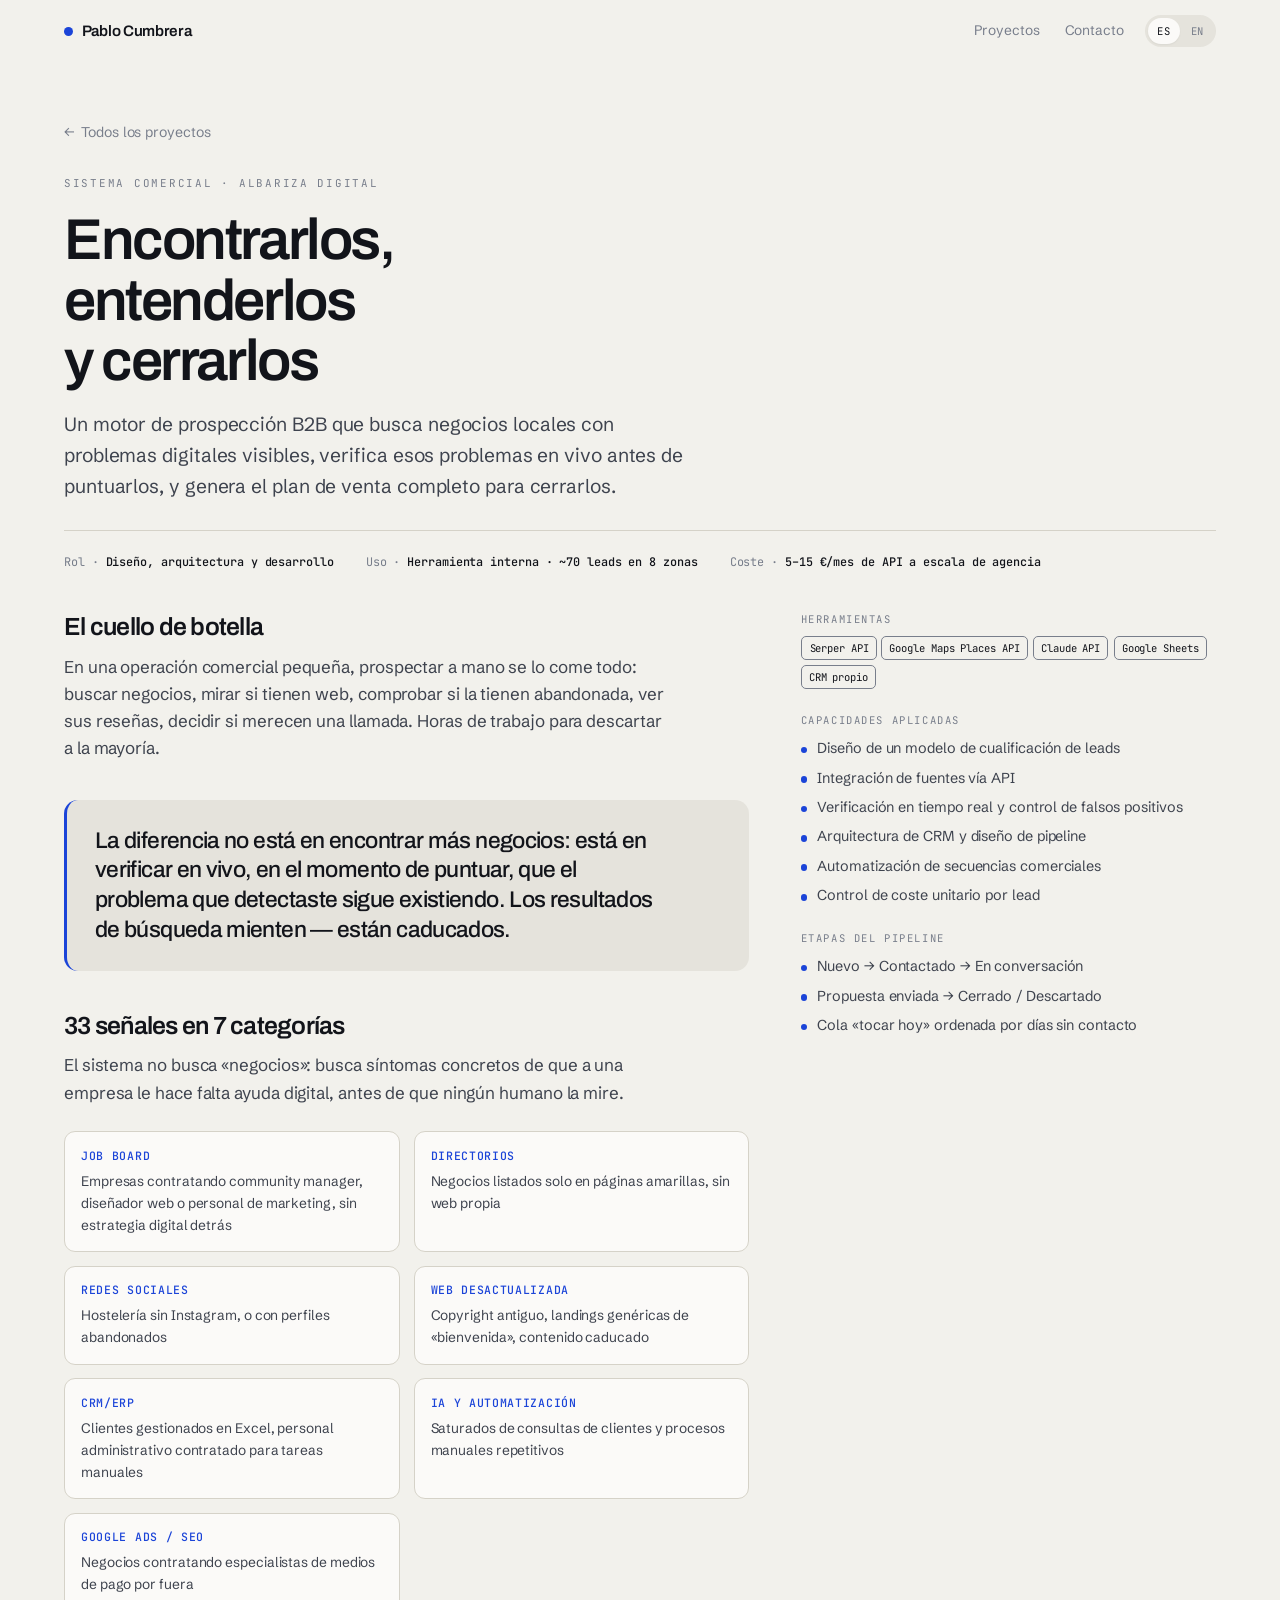
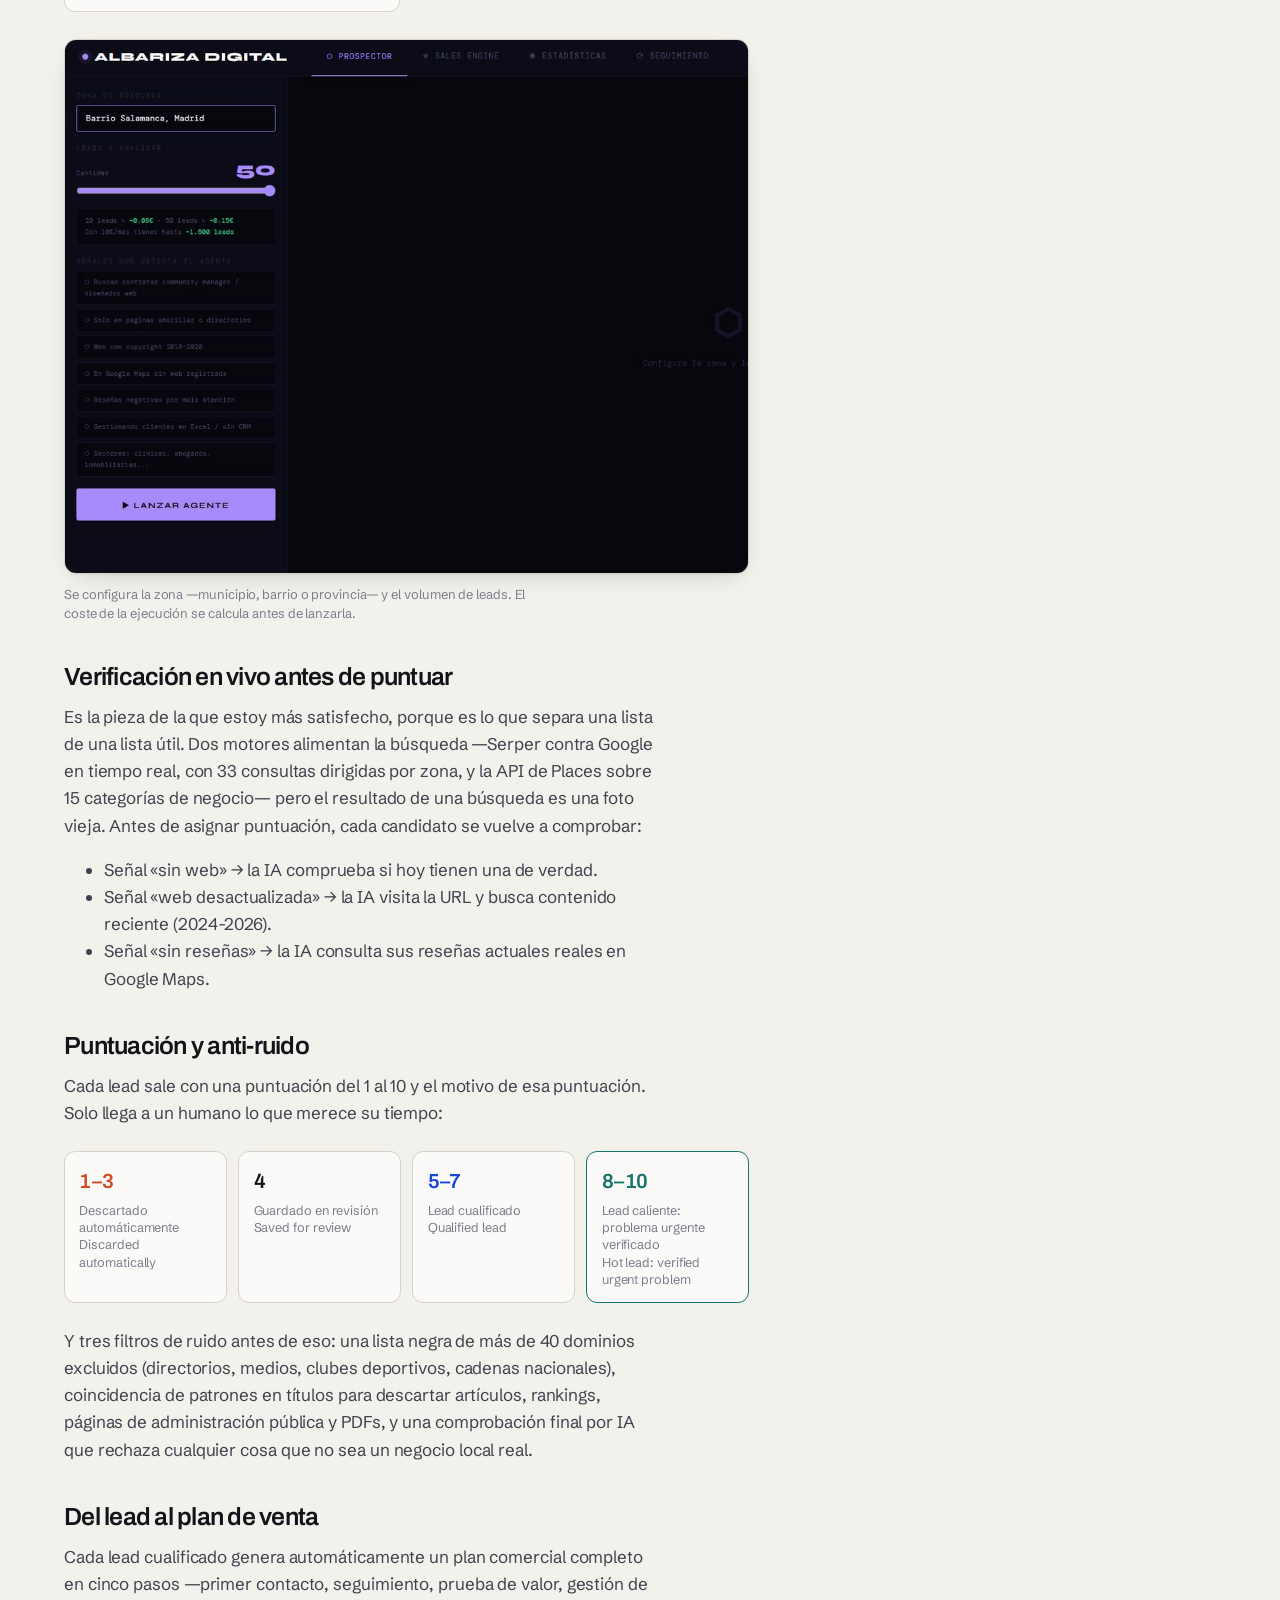
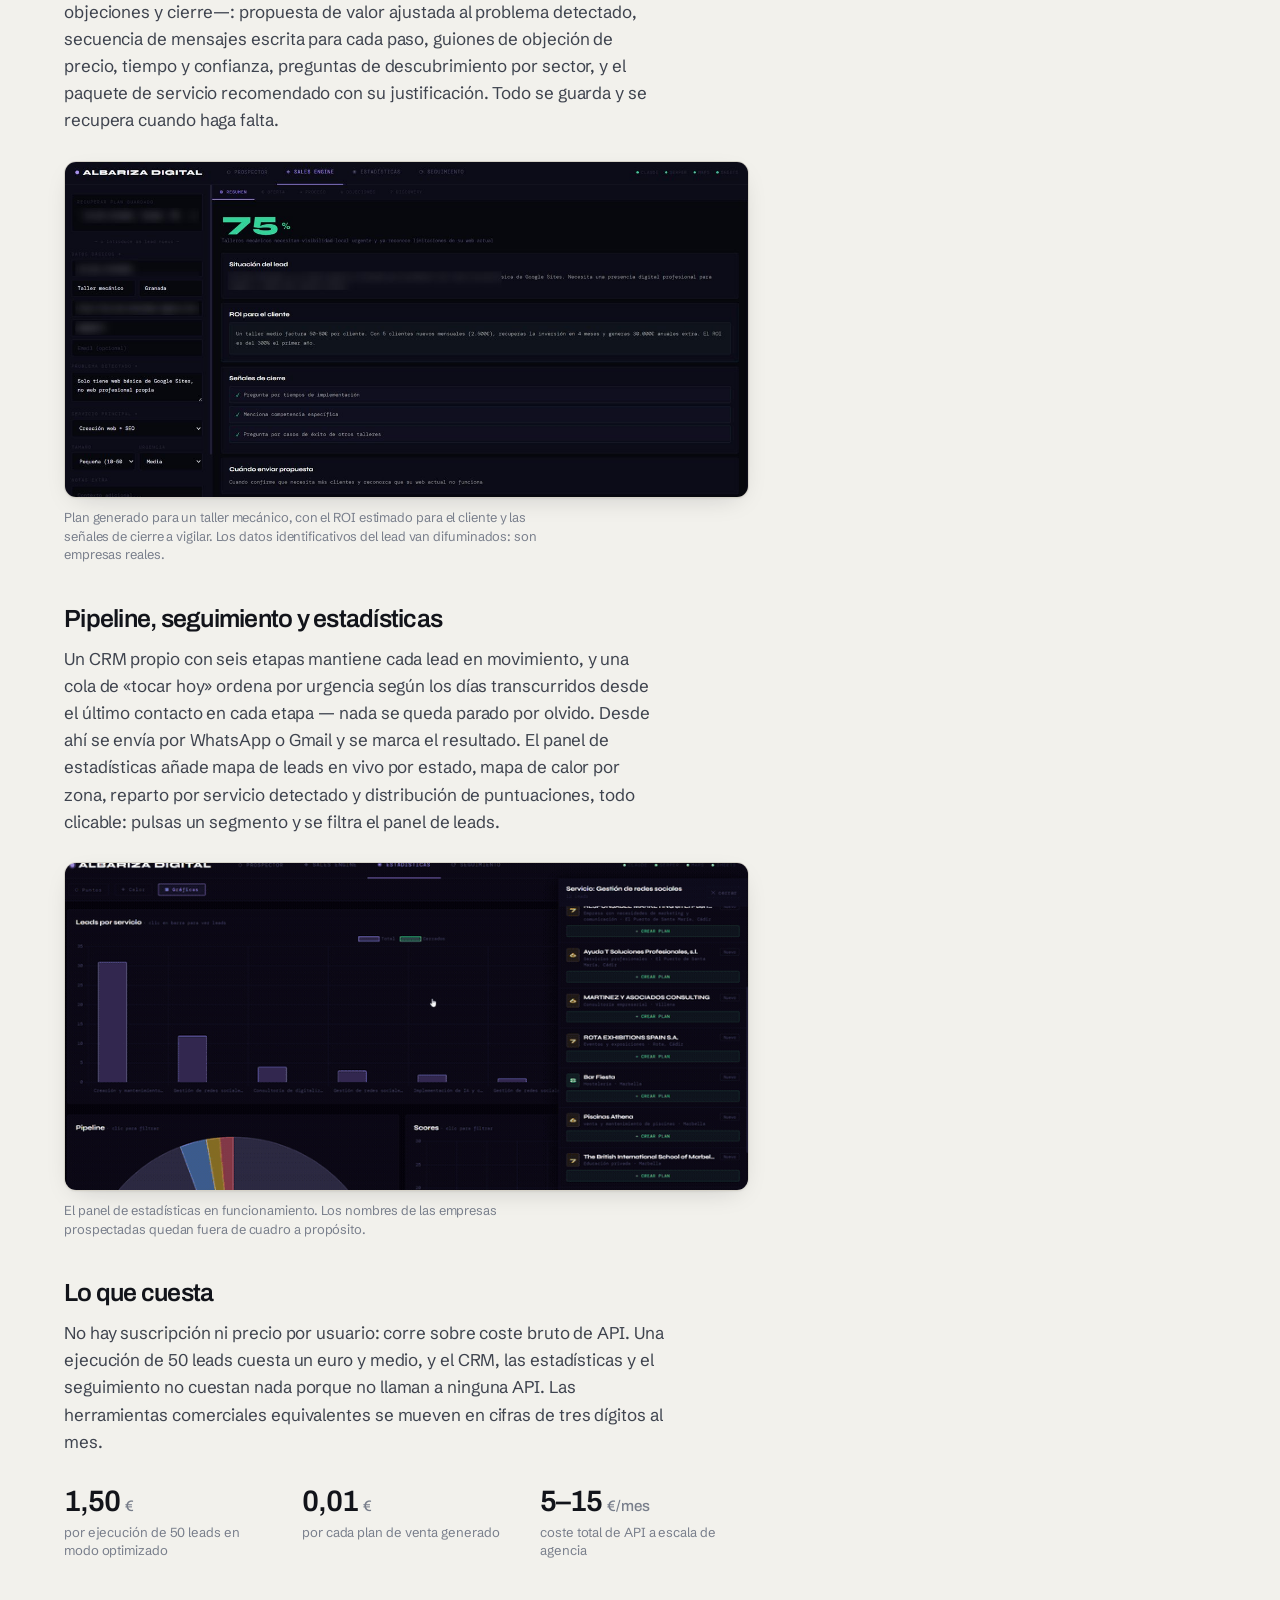
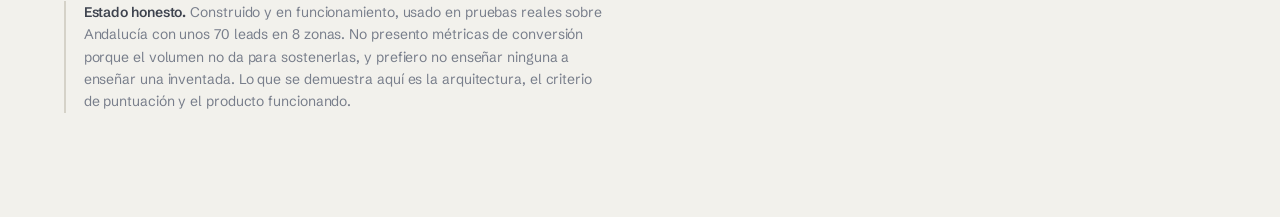
<file: prospector/index.html>
<!doctype html>
<html lang="es" data-lang="es">
<head>
<meta charset="utf-8">
<meta name="viewport" content="width=device-width,initial-scale=1">
<title>Sales Intelligence Platform · Prospección B2B verificada — Pablo Cumbrera</title>
<meta name="description" content="Motor de prospección B2B con 33 señales de detección, verificación en vivo antes de puntuar y generación automática del plan de venta. CRM propio por 5-15 € al mes.">
<link rel="canonical" href="https://kumbrera.github.io/pablocumbrera/prospector/">
<meta property="og:type" content="website">
<meta property="og:site_name" content="Pablo Cumbrera">
<meta property="og:locale" content="es_ES">
<meta property="og:title" content="Sales Intelligence Platform · Prospección B2B verificada — Pablo Cumbrera">
<meta property="og:description" content="Motor de prospección B2B con 33 señales de detección, verificación en vivo antes de puntuar y generación automática del plan de venta. CRM propio por 5-15 € al mes.">
<meta property="og:url" content="https://kumbrera.github.io/pablocumbrera/prospector/">
<meta property="og:image" content="https://kumbrera.github.io/pablocumbrera/og/og-prospector.png">
<meta property="og:image:width" content="1200">
<meta property="og:image:height" content="630">
<meta name="twitter:card" content="summary_large_image">
<meta name="twitter:title" content="Sales Intelligence Platform · Prospección B2B verificada — Pablo Cumbrera">
<meta name="twitter:description" content="Motor de prospección B2B con 33 señales de detección, verificación en vivo antes de puntuar y generación automática del plan de venta. CRM propio por 5-15 € al mes.">
<meta name="twitter:image" content="https://kumbrera.github.io/pablocumbrera/og/og-prospector.png">
<link rel="preconnect" href="https://fonts.googleapis.com">
<link rel="preconnect" href="https://fonts.gstatic.com" crossorigin>
<link rel="stylesheet" href="https://fonts.googleapis.com/css2?family=Archivo:wght@400;500;600;700&family=JetBrains+Mono:wght@400;500&family=Schibsted+Grotesk:wght@400;500;600&display=swap">
<link rel="stylesheet" href="../assets/site.css">
</head>
<body>
<header class="nav" id="nav"><div class="wrap">
  <a class="brand" href="../"><span class="dot"></span>Pablo Cumbrera</button>
  <div class="navr">
    <a class="navlink" href="../#trabajo"><span class="lang es">Proyectos</span><span class="lang en">Work</span></a>
    <a class="navlink" href="../#contacto"><span class="lang es">Contacto</span><span class="lang en">Contact</span></a>
    <div class="lsw" role="group" aria-label="Idioma / Language">
      <button type="button" data-set="es">ES</button><button type="button" data-set="en">EN</button>
    </div>
  </div>
</div></header>
<main>
<div class="view on" id="v-prospector">
  <section class="wrap dhead">
    <a class="back" href="../">← <span class="lang es">Todos los proyectos</span><span class="lang en">All projects</span></a>
    <p class="kicker" style="margin-bottom:1.1rem"><span class="lang es">Sistema comercial · Albariza Digital</span><span class="lang en">Sales system · Albariza Digital</span></p>
    <h1><span class="lang es">Encontrarlos, entenderlos y cerrarlos</span><span class="lang en">Find them, understand them, close them</span></h1>
    <p class="lede"><span class="lang es">Un motor de prospección B2B que busca negocios locales con problemas digitales visibles, verifica esos problemas en vivo antes de puntuarlos, y genera el plan de venta completo para cerrarlos.</span><span class="lang en">A B2B prospecting engine that finds local businesses with visible digital problems, verifies those problems live before scoring them, and generates the complete sales plan to close them.</span></p>
    <div class="dmeta">
      <span><span class="lang es">Rol</span><span class="lang en">Role</span> · <b><span class="lang es">Diseño, arquitectura y desarrollo</span><span class="lang en">Design, architecture and build</span></b></span>
      <span><span class="lang es">Uso</span><span class="lang en">Use</span> · <b><span class="lang es">Herramienta interna · ~70 leads en 8 zonas</span><span class="lang en">Internal tool · ~70 leads across 8 zones</span></b></span>
      <span><span class="lang es">Coste</span><span class="lang en">Cost</span> · <b><span class="lang es">5–15 €/mes de API a escala de agencia</span><span class="lang en">€5–15/month of API at agency scale</span></b></span>
    </div>
  </section>
  <section class="wrap" style="padding-bottom:clamp(4rem,9vw,6.5rem)">
   <div class="split">
    <div class="body">
      <h3><span class="lang es">El cuello de botella</span><span class="lang en">The bottleneck</span></h3>
      <p><span class="lang es">En una operación comercial pequeña, prospectar a mano se lo come todo: buscar negocios, mirar si tienen web, comprobar si la tienen abandonada, ver sus reseñas, decidir si merecen una llamada. Horas de trabajo para descartar a la mayoría.</span><span class="lang en">In a small commercial operation, prospecting by hand eats everything: searching for businesses, checking whether they have a website, whether it is abandoned, reading their reviews, deciding whether they deserve a call. Hours of work to discard most of them.</span></p>
      <div class="pull"><p><span class="lang es">La diferencia no está en encontrar más negocios: está en verificar en vivo, en el momento de puntuar, que el problema que detectaste sigue existiendo. Los resultados de búsqueda mienten — están caducados.</span><span class="lang en">The difference isn't finding more businesses: it's verifying live, at the moment of scoring, that the problem you detected still exists. Search results lie — they're stale.</span></p></div>

      <h3><span class="lang es">33 señales en 7 categorías</span><span class="lang en">33 signals across 7 categories</span></h3>
      <p><span class="lang es">El sistema no busca «negocios»: busca síntomas concretos de que a una empresa le hace falta ayuda digital, antes de que ningún humano la mire.</span><span class="lang en">The system doesn't look for businesses: it looks for concrete symptoms that a company needs digital help, before any human looks at it.</span></p>
      <div class="sigrid"><div class="sigcard"><h5>Job Board</h5><p><span class="lang es">Empresas contratando community manager, diseñador web o personal de marketing, sin estrategia digital detrás</span><span class="lang en">Companies hiring community managers, web designers or marketing staff, with no digital strategy behind it</span></p></div><div class="sigcard"><h5>Directorios</h5><p><span class="lang es">Negocios listados solo en páginas amarillas, sin web propia</span><span class="lang en">Businesses listed only in directories, with no website of their own</span></p></div><div class="sigcard"><h5>Redes sociales</h5><p><span class="lang es">Hostelería sin Instagram, o con perfiles abandonados</span><span class="lang en">Hospitality with no Instagram, or with dormant profiles</span></p></div><div class="sigcard"><h5>Web desactualizada</h5><p><span class="lang es">Copyright antiguo, landings genéricas de «bienvenida», contenido caducado</span><span class="lang en">Old copyright dates, generic welcome landings, stale content</span></p></div><div class="sigcard"><h5>CRM/ERP</h5><p><span class="lang es">Clientes gestionados en Excel, personal administrativo contratado para tareas manuales</span><span class="lang en">Clients tracked in Excel, admin staff hired for manual work</span></p></div><div class="sigcard"><h5>IA y automatización</h5><p><span class="lang es">Saturados de consultas de clientes y procesos manuales repetitivos</span><span class="lang en">Overwhelmed with customer queries and repetitive manual processes</span></p></div><div class="sigcard"><h5>Google Ads / SEO</h5><p><span class="lang es">Negocios contratando especialistas de medios de pago por fuera</span><span class="lang en">Businesses hiring paid-media specialists externally</span></p></div></div>

      <figure class="shot"><img src="../assets/img/fbe41ddf01.jpg" alt="Panel de configuración del prospector" loading="lazy">
        <figcaption><span class="lang es">Se configura la zona —municipio, barrio o provincia— y el volumen de leads. El coste de la ejecución se calcula antes de lanzarla.</span><span class="lang en">You set the zone — town, neighbourhood or province — and the lead volume. The run's cost is calculated before launching it.</span></figcaption></figure>

      <h3><span class="lang es">Verificación en vivo antes de puntuar</span><span class="lang en">Live verification before scoring</span></h3>
      <p><span class="lang es">Es la pieza de la que estoy más satisfecho, porque es lo que separa una lista de una lista útil. Dos motores alimentan la búsqueda —Serper contra Google en tiempo real, con 33 consultas dirigidas por zona, y la API de Places sobre 15 categorías de negocio— pero el resultado de una búsqueda es una foto vieja. Antes de asignar puntuación, cada candidato se vuelve a comprobar:</span><span class="lang en">This is the piece I'm happiest with, because it's what separates a list from a useful list. Two engines feed the search — Serper against live Google with 33 targeted queries per zone, and the Places API across 15 business categories — but a search result is an old photograph. Before scoring, every candidate is re-checked:</span></p>
      <ul class="dash" style="max-width:62ch"><li><span class="lang es">Señal «sin web» → la IA comprueba si hoy tienen una de verdad.</span><span class="lang en">Signal 'no website' → the AI checks whether they actually have one today.</span></li><li><span class="lang es">Señal «web desactualizada» → la IA visita la URL y busca contenido reciente (2024-2026).</span><span class="lang en">Signal 'outdated web' → the AI visits the URL and looks for recent content (2024–2026).</span></li><li><span class="lang es">Señal «sin reseñas» → la IA consulta sus reseñas actuales reales en Google Maps.</span><span class="lang en">Signal 'no reviews' → the AI looks up their actual current Google Maps reviews.</span></li></ul>

      <h3><span class="lang es">Puntuación y anti-ruido</span><span class="lang en">Scoring and anti-noise</span></h3>
      <p><span class="lang es">Cada lead sale con una puntuación del 1 al 10 y el motivo de esa puntuación. Solo llega a un humano lo que merece su tiempo:</span><span class="lang en">Every lead comes out with a 1–10 score and the reason behind it. Only what deserves human time reaches a human:</span></p>
      <div class="scale"><div class="step x"><b>1–3</b><span><span class="lang es">Descartado automáticamente</span><span class="lang en">Discarded automatically</span></span></div><div class="step m"><b>4</b><span><span class="lang es">Guardado en revisión</span><span class="lang en">Saved for review</span></span></div><div class="step g"><b>5–7</b><span><span class="lang es">Lead cualificado</span><span class="lang en">Qualified lead</span></span></div><div class="step h"><b>8–10</b><span><span class="lang es">Lead caliente: problema urgente verificado</span><span class="lang en">Hot lead: verified urgent problem</span></span></div></div>
      <p><span class="lang es">Y tres filtros de ruido antes de eso: una lista negra de más de 40 dominios excluidos (directorios, medios, clubes deportivos, cadenas nacionales), coincidencia de patrones en títulos para descartar artículos, rankings, páginas de administración pública y PDFs, y una comprobación final por IA que rechaza cualquier cosa que no sea un negocio local real.</span><span class="lang en">And three noise filters before that: a blacklist of 40+ excluded domains (directories, news sites, sports clubs, national chains), title pattern matching to discard articles, rankings, government pages and PDFs, and a final AI check that rejects anything that isn't a real local business.</span></p>

      <h3><span class="lang es">Del lead al plan de venta</span><span class="lang en">From lead to sales plan</span></h3>
      <p><span class="lang es">Cada lead cualificado genera automáticamente un plan comercial completo en cinco pasos —primer contacto, seguimiento, prueba de valor, gestión de objeciones y cierre—: propuesta de valor ajustada al problema detectado, secuencia de mensajes escrita para cada paso, guiones de objeción de precio, tiempo y confianza, preguntas de descubrimiento por sector, y el paquete de servicio recomendado con su justificación. Todo se guarda y se recupera cuando haga falta.</span><span class="lang en">Every qualified lead automatically generates a complete five-step sales plan — first contact, follow-up, value proof, objection handling and close: a value proposition tailored to the detected problem, the exact messages for each step, objection scripts for price, timing and trust, sector-specific discovery questions, and the recommended service package with its rationale. All saved and recoverable.</span></p>
      <figure class="shot"><img src="../assets/img/620fd6c619.jpg" alt="Sales Engine: plan de venta generado para un lead" loading="lazy">
        <figcaption><span class="lang es">Plan generado para un taller mecánico, con el ROI estimado para el cliente y las señales de cierre a vigilar. Los datos identificativos del lead van difuminados: son empresas reales.</span><span class="lang en">A plan generated for a car repair shop, with estimated client ROI and the closing signals to watch for. The lead's identifying data is blurred: these are real companies.</span></figcaption></figure>

      <h3><span class="lang es">Pipeline, seguimiento y estadísticas</span><span class="lang en">Pipeline, follow-up and statistics</span></h3>
      <p><span class="lang es">Un CRM propio con seis etapas mantiene cada lead en movimiento, y una cola de «tocar hoy» ordena por urgencia según los días transcurridos desde el último contacto en cada etapa — nada se queda parado por olvido. Desde ahí se envía por WhatsApp o Gmail y se marca el resultado. El panel de estadísticas añade mapa de leads en vivo por estado, mapa de calor por zona, reparto por servicio detectado y distribución de puntuaciones, todo clicable: pulsas un segmento y se filtra el panel de leads.</span><span class="lang en">A built-in CRM with six stages keeps every lead moving, and a touch-today queue sorts by urgency using days since last contact at each stage — nothing stalls through forgetfulness. From there you send by WhatsApp or Gmail and mark the outcome. The statistics panel adds a live lead map by status, a heat map by zone, a breakdown by detected service and a score distribution — all clickable: click a segment and the lead panel filters.</span></p>
      <figure class="shot"><img src="../assets/img/72d33d149c.gif" alt="Dashboard de estadísticas del prospector en funcionamiento" loading="lazy">
        <figcaption><span class="lang es">El panel de estadísticas en funcionamiento. Los nombres de las empresas prospectadas quedan fuera de cuadro a propósito.</span><span class="lang en">The statistics panel in operation. The prospected companies' names are deliberately kept out of frame.</span></figcaption></figure>

      <h3><span class="lang es">Lo que cuesta</span><span class="lang en">What it costs</span></h3>
      <p><span class="lang es">No hay suscripción ni precio por usuario: corre sobre coste bruto de API. Una ejecución de 50 leads cuesta un euro y medio, y el CRM, las estadísticas y el seguimiento no cuestan nada porque no llaman a ninguna API. Las herramientas comerciales equivalentes se mueven en cifras de tres dígitos al mes.</span><span class="lang en">There is no subscription and no per-seat price: it runs on raw API cost. A 50-lead run costs a euro and a half, and the CRM, statistics and follow-up cost nothing because they call no API. Comparable commercial tools sit in the low hundreds per month.</span></p>
      <div class="stats">
        <div class="stat"><div class="n">1,50 <small>€</small></div><div class="l"><span class="lang es">por ejecución de 50 leads en modo optimizado</span><span class="lang en">per 50-lead run in optimised mode</span></div></div>
        <div class="stat"><div class="n">0,01 <small>€</small></div><div class="l"><span class="lang es">por cada plan de venta generado</span><span class="lang en">per sales plan generated</span></div></div>
        <div class="stat"><div class="n">5–15 <small>€/mes</small></div><div class="l"><span class="lang es">coste total de API a escala de agencia</span><span class="lang en">total API cost at agency scale</span></div></div>
      </div>

      <div class="disclose"><span class="lang es"><b>Estado honesto.</b> Construido y en funcionamiento, usado en pruebas reales sobre Andalucía con unos 70 leads en 8 zonas. No presento métricas de conversión porque el volumen no da para sostenerlas, y prefiero no enseñar ninguna a enseñar una inventada. Lo que se demuestra aquí es la arquitectura, el criterio de puntuación y el producto funcionando.</span><span class="lang en"><b>Honest status.</b> Built and working, used in real tests across Andalusia with around 70 leads in 8 zones. I don't present conversion metrics because the volume can't support them, and I'd rather show none than show an invented one. What's demonstrated here is the architecture, the scoring logic and the product working.</span></div>
    </div>
    <aside class="rail">
      <div class="railbox"><h4><span class="lang es">Herramientas</span><span class="lang en">Tools</span></h4>
        <div class="chips"><span class="chip k">Serper API</span><span class="chip k">Google Maps Places API</span><span class="chip k">Claude API</span><span class="chip k">Google Sheets</span><span class="chip k"><span class="lang es">CRM propio</span><span class="lang en">Custom CRM</span></span></div></div>
      <div class="railbox"><h4><span class="lang es">Capacidades aplicadas</span><span class="lang en">Capabilities applied</span></h4><ul><li><span class="lang es">Diseño de un modelo de cualificación de leads</span><span class="lang en">Designing a lead qualification model</span></li><li><span class="lang es">Integración de fuentes vía API</span><span class="lang en">Source integration via API</span></li><li><span class="lang es">Verificación en tiempo real y control de falsos positivos</span><span class="lang en">Real-time verification and false-positive control</span></li><li><span class="lang es">Arquitectura de CRM y diseño de pipeline</span><span class="lang en">CRM architecture and pipeline design</span></li><li><span class="lang es">Automatización de secuencias comerciales</span><span class="lang en">Sales sequence automation</span></li><li><span class="lang es">Control de coste unitario por lead</span><span class="lang en">Unit cost control per lead</span></li></ul></div>
      <div class="railbox"><h4><span class="lang es">Etapas del pipeline</span><span class="lang en">Pipeline stages</span></h4><ul><li><span class="lang es">Nuevo → Contactado → En conversación</span><span class="lang en">New → Contacted → In conversation</span></li><li><span class="lang es">Propuesta enviada → Cerrado / Descartado</span><span class="lang en">Proposal sent → Closed / Discarded</span></li><li><span class="lang es">Cola «tocar hoy» ordenada por días sin contacto</span><span class="lang en">Touch-today queue sorted by days without contact</span></li></ul></div>
    </aside>
   </div>
  </section>
</div>
</main>
<script src="../assets/app.js"></script>
</body>
</html>
</file>
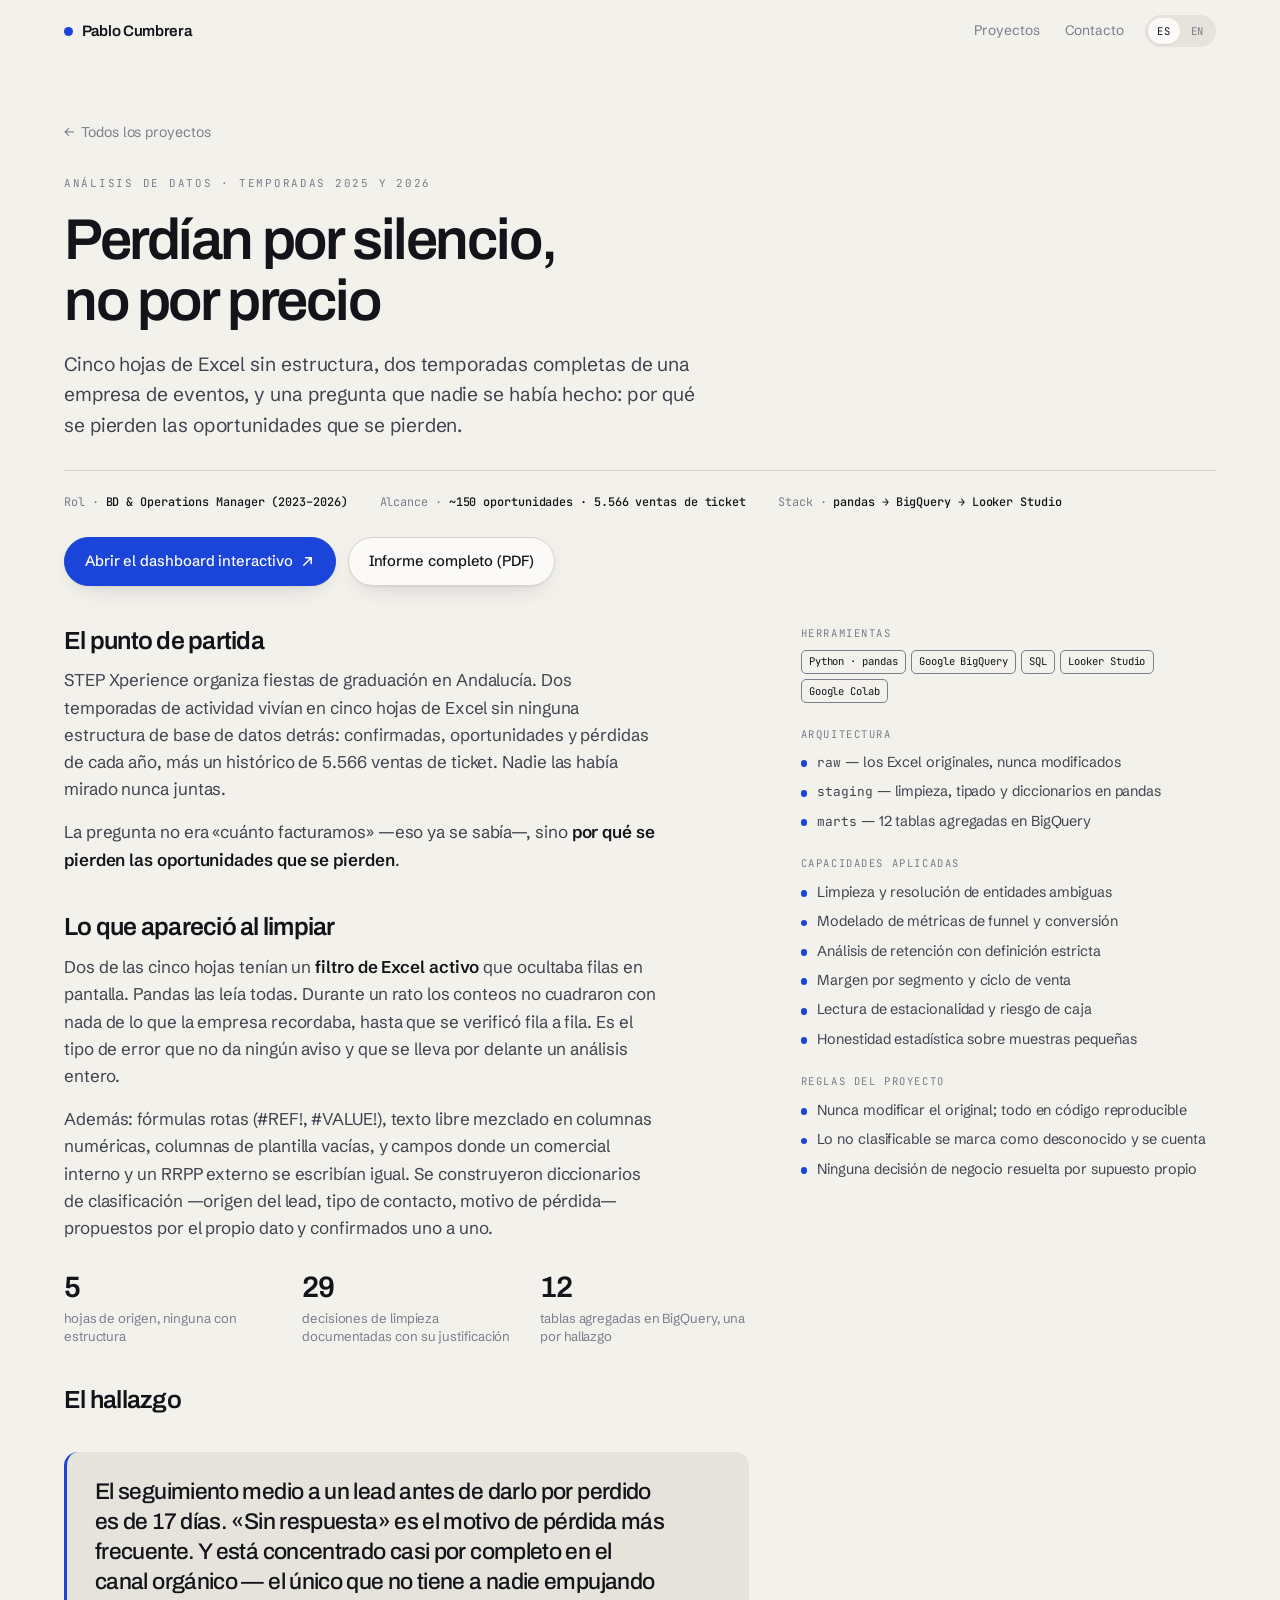
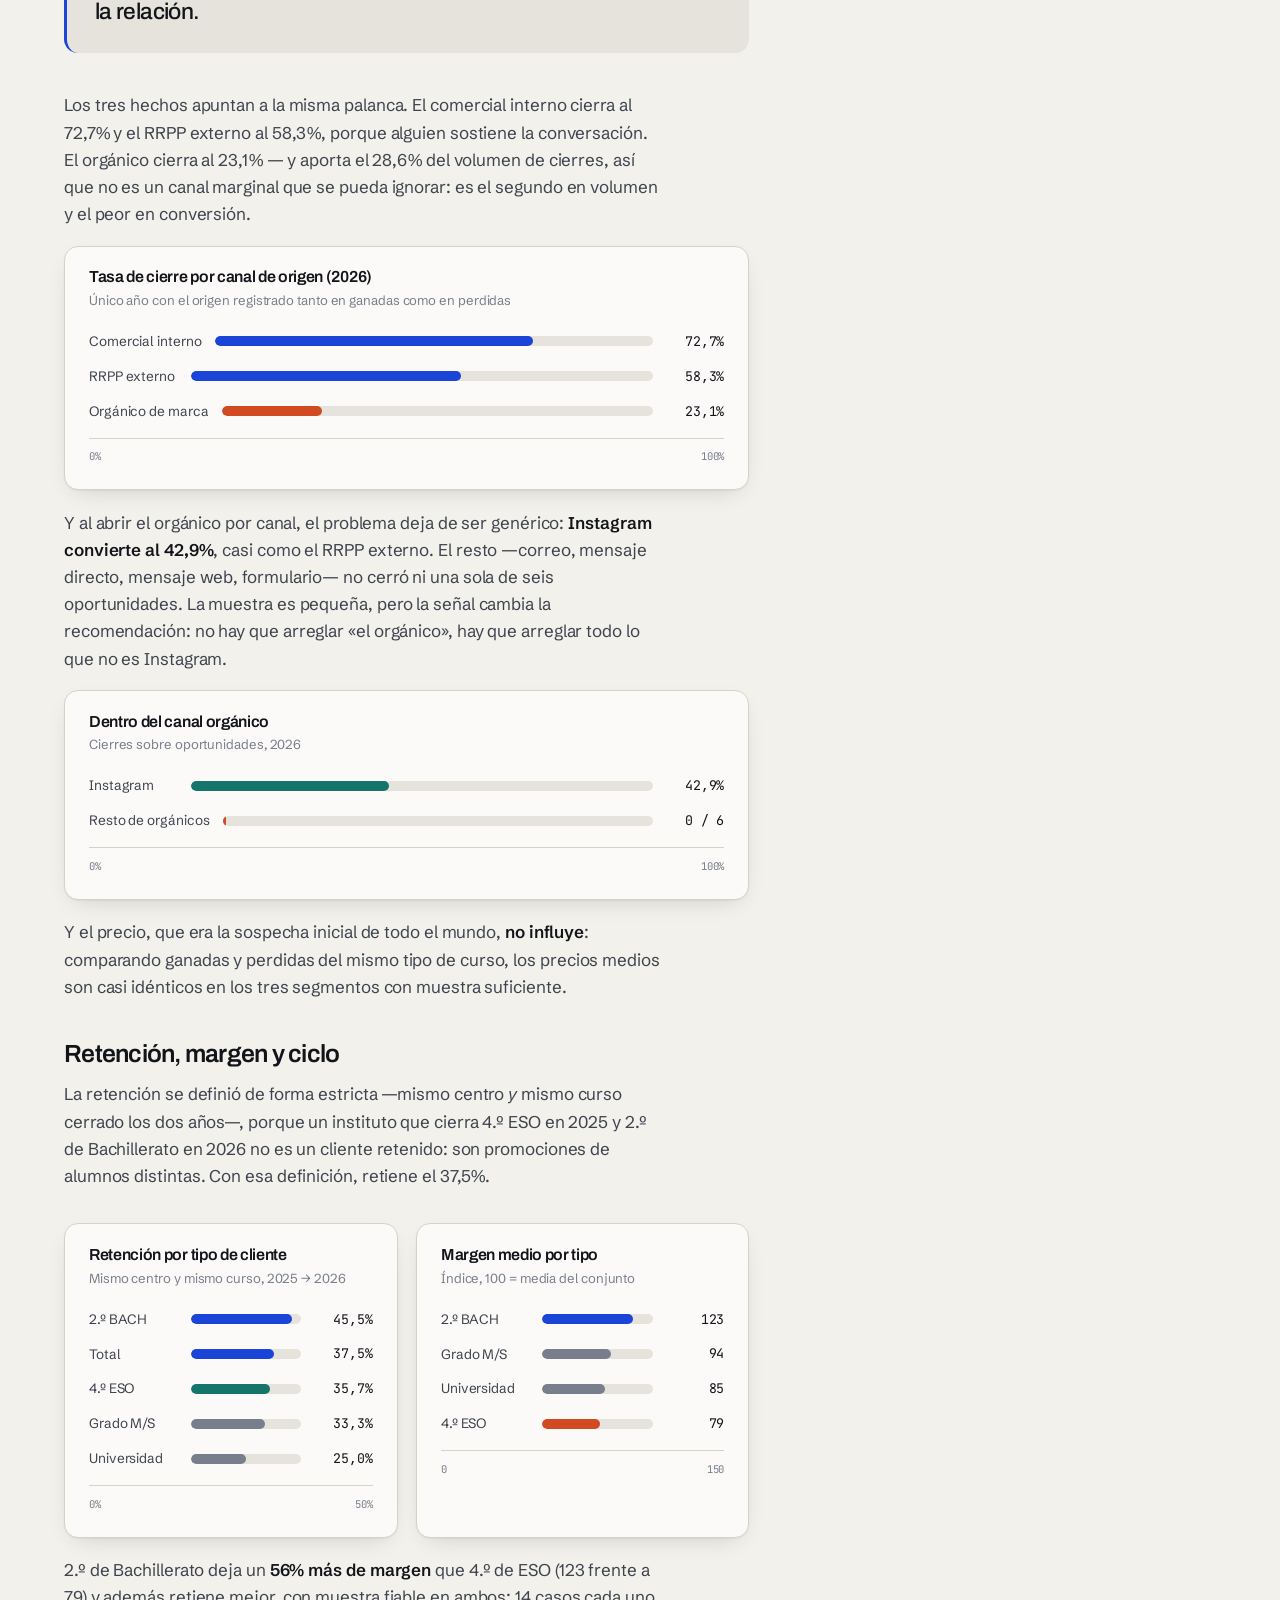
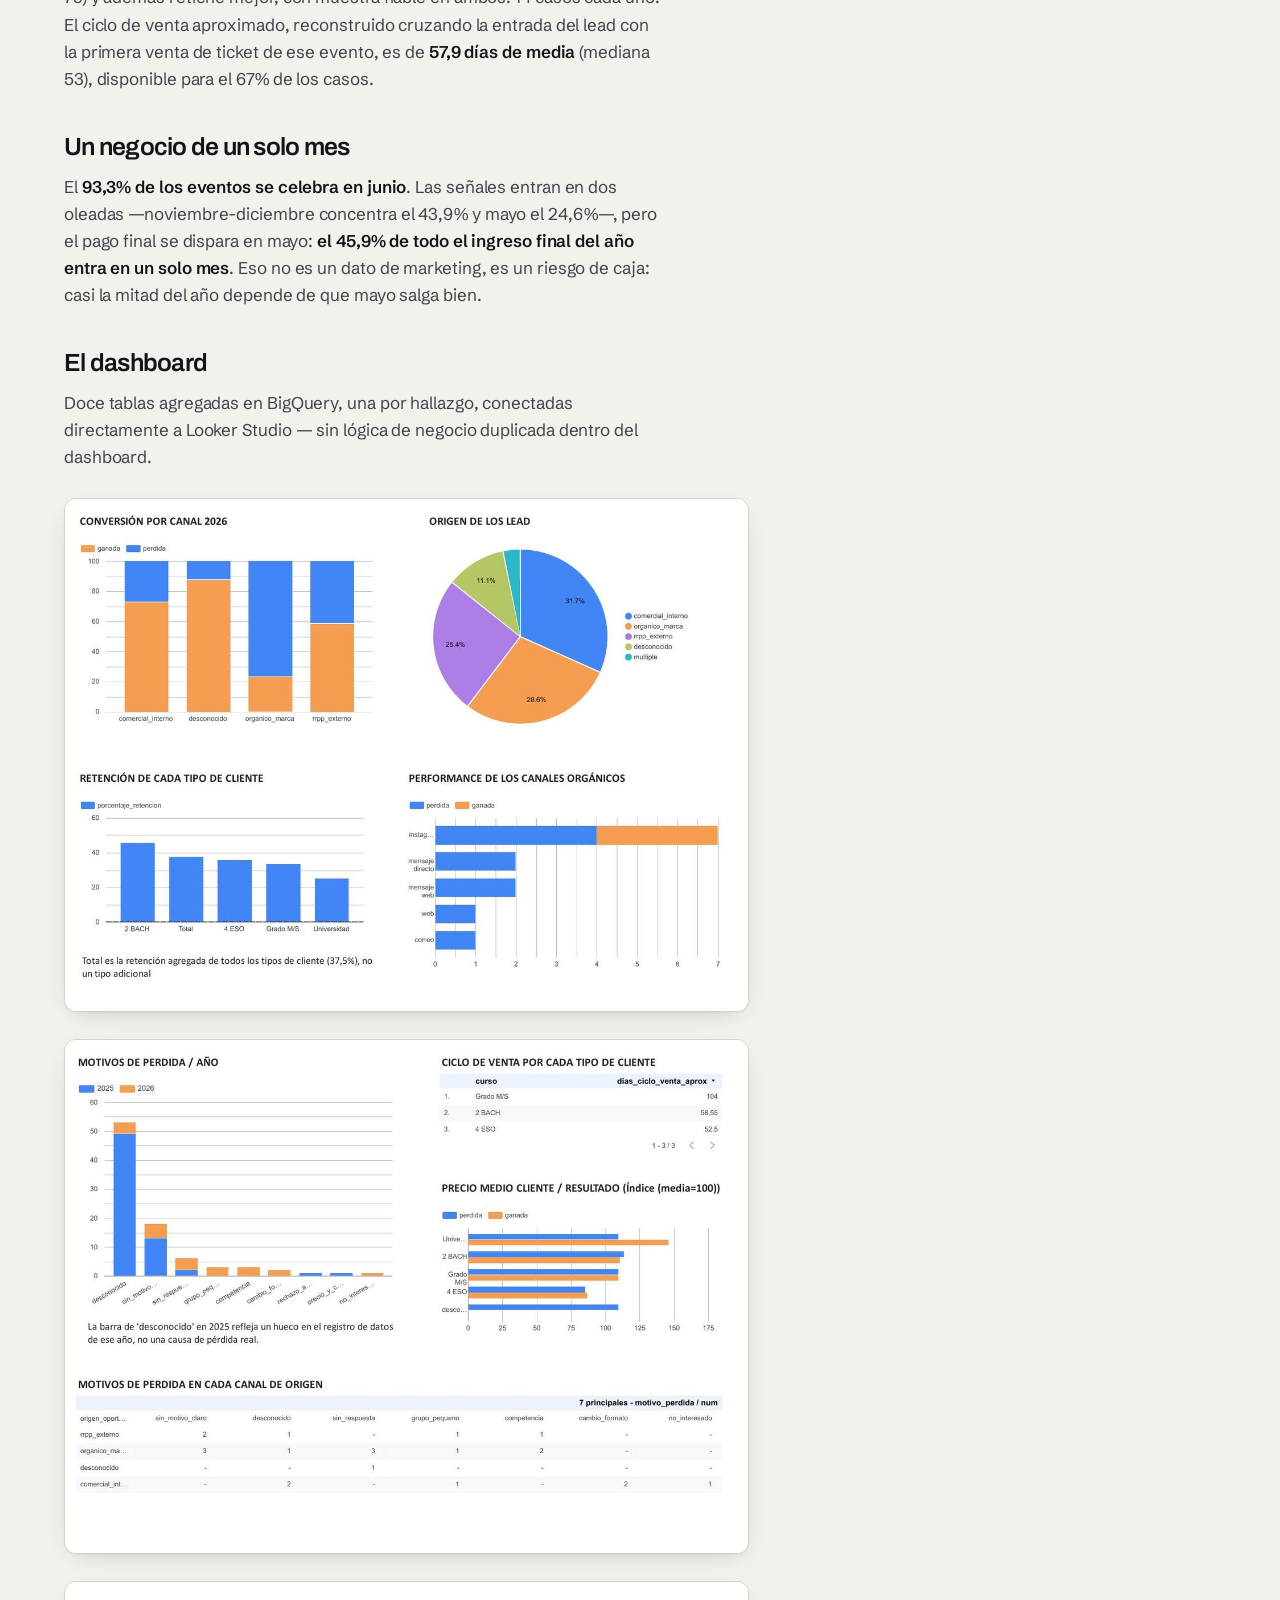
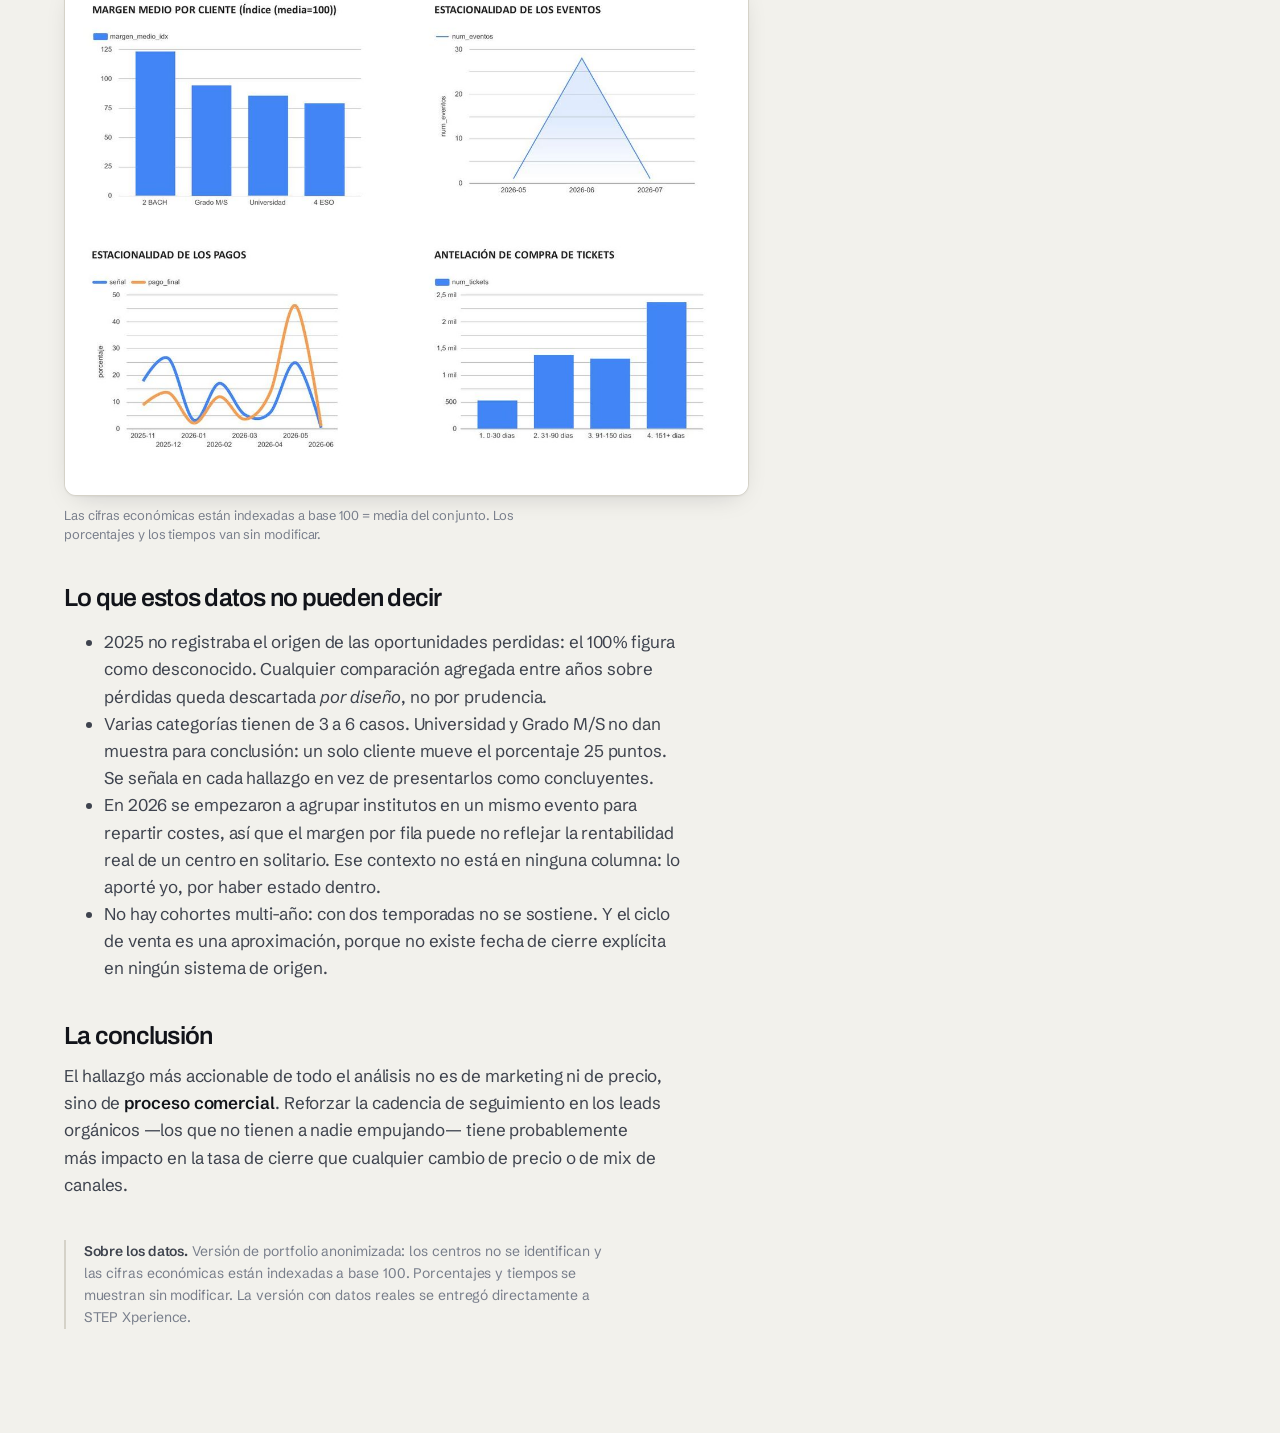
<file: step/index.html>
<!doctype html>
<html lang="es" data-lang="es">
<head>
<meta charset="utf-8">
<meta name="viewport" content="width=device-width,initial-scale=1">
<title>Perdían por silencio, no por precio · STEP Xperience — Pablo Cumbrera</title>
<meta name="description" content="Dos temporadas de datos comerciales en cinco hojas de Excel sin estructura, convertidas en un dashboard en producción y en un hallazgo que contradecía lo que la empresa creía.">
<link rel="canonical" href="https://kumbrera.github.io/pablocumbrera/step/">
<meta property="og:type" content="website">
<meta property="og:site_name" content="Pablo Cumbrera">
<meta property="og:locale" content="es_ES">
<meta property="og:title" content="Perdían por silencio, no por precio · STEP Xperience — Pablo Cumbrera">
<meta property="og:description" content="Dos temporadas de datos comerciales en cinco hojas de Excel sin estructura, convertidas en un dashboard en producción y en un hallazgo que contradecía lo que la empresa creía.">
<meta property="og:url" content="https://kumbrera.github.io/pablocumbrera/step/">
<meta property="og:image" content="https://kumbrera.github.io/pablocumbrera/og/og-step.png">
<meta property="og:image:width" content="1200">
<meta property="og:image:height" content="630">
<meta name="twitter:card" content="summary_large_image">
<meta name="twitter:title" content="Perdían por silencio, no por precio · STEP Xperience — Pablo Cumbrera">
<meta name="twitter:description" content="Dos temporadas de datos comerciales en cinco hojas de Excel sin estructura, convertidas en un dashboard en producción y en un hallazgo que contradecía lo que la empresa creía.">
<meta name="twitter:image" content="https://kumbrera.github.io/pablocumbrera/og/og-step.png">
<link rel="preconnect" href="https://fonts.googleapis.com">
<link rel="preconnect" href="https://fonts.gstatic.com" crossorigin>
<link rel="stylesheet" href="https://fonts.googleapis.com/css2?family=Archivo:wght@400;500;600;700&family=JetBrains+Mono:wght@400;500&family=Schibsted+Grotesk:wght@400;500;600&display=swap">
<link rel="stylesheet" href="../assets/site.css">
</head>
<body>
<header class="nav" id="nav"><div class="wrap">
  <a class="brand" href="../"><span class="dot"></span>Pablo Cumbrera</button>
  <div class="navr">
    <a class="navlink" href="../#trabajo"><span class="lang es">Proyectos</span><span class="lang en">Work</span></a>
    <a class="navlink" href="../#contacto"><span class="lang es">Contacto</span><span class="lang en">Contact</span></a>
    <div class="lsw" role="group" aria-label="Idioma / Language">
      <button type="button" data-set="es">ES</button><button type="button" data-set="en">EN</button>
    </div>
  </div>
</div></header>
<main>
<div class="view on" id="v-step">
  <section class="wrap dhead">
    <a class="back" href="../">← <span class="lang es">Todos los proyectos</span><span class="lang en">All projects</span></a>
    <p class="kicker" style="margin-bottom:1.1rem"><span class="lang es">Análisis de datos · Temporadas 2025 y 2026</span><span class="lang en">Data analysis · 2025 and 2026 seasons</span></p>
    <h1><span class="lang es">Perdían por silencio, no por precio</span><span class="lang en">They were losing to silence, not to price</span></h1>
    <p class="lede"><span class="lang es">Cinco hojas de Excel sin estructura, dos temporadas completas de una empresa de eventos, y una pregunta que nadie se había hecho: por qué se pierden las oportunidades que se pierden.</span><span class="lang en">Five unstructured Excel sheets, two full seasons of an events company, and a question nobody had asked: why are the deals we lose being lost?</span></p>
    <div class="dmeta">
      <span><span class="lang es">Rol</span><span class="lang en">Role</span> · <b>BD &amp; Operations Manager (2023–2026)</b></span>
      <span><span class="lang es">Alcance</span><span class="lang en">Scope</span> · <b><span class="lang es">~150 oportunidades · 5.566 ventas de ticket</span><span class="lang en">~150 opportunities · 5,566 ticket sales</span></b></span>
      <span>Stack · <b>pandas → BigQuery → Looker Studio</b></span>
    </div>
    <div class="cta" style="margin-top:1.6rem">
      <a class="btn solid" href="https://datastudio.google.com/reporting/95dec269-a37d-483b-80df-01be9e3a75ce" target="_blank" rel="noopener"><span class="lang es">Abrir el dashboard interactivo</span><span class="lang en">Open the interactive dashboard</span>
        <svg width="15" height="15" viewBox="0 0 16 16" fill="none" aria-hidden="true"><path d="M4 12L12 4M12 4H6M12 4v6" stroke="currentColor" stroke-width="1.6" stroke-linecap="round" stroke-linejoin="round"/></svg></a>
      <a class="btn" href="../informe-step-portfolio.pdf"><span class="lang es">Informe completo (PDF)</span><span class="lang en">Full report (PDF)</span></a>
    </div>
  </section>
  <section class="wrap" style="padding-bottom:clamp(4rem,9vw,6.5rem)">
   <div class="split">
    <div class="body">
      <h3><span class="lang es">El punto de partida</span><span class="lang en">The starting point</span></h3>
      <p><span class="lang es">STEP Xperience organiza fiestas de graduación en Andalucía. Dos temporadas de actividad vivían en cinco hojas de Excel sin ninguna estructura de base de datos detrás: confirmadas, oportunidades y pérdidas de cada año, más un histórico de 5.566 ventas de ticket. Nadie las había mirado nunca juntas.</span><span class="lang en">STEP Xperience runs graduation parties across Andalusia. Two seasons lived in five Excel sheets with no database behind them: closed deals, open opportunities and losses for each year, plus a history of 5,566 ticket sales. Nobody had ever looked at them together.</span></p>
      <p><span class="lang es">La pregunta no era «cuánto facturamos» —eso ya se sabía—, sino <strong>por qué se pierden las oportunidades que se pierden</strong>.</span><span class="lang en">The question wasn&rsquo;t how much did we bill &mdash; that was known &mdash; but <strong>why the deals we lose are lost</strong>.</span></p>
      <h3><span class="lang es">Lo que apareció al limpiar</span><span class="lang en">What surfaced during cleaning</span></h3>
      <p><span class="lang es">Dos de las cinco hojas tenían un <strong>filtro de Excel activo</strong> que ocultaba filas en pantalla. Pandas las leía todas. Durante un rato los conteos no cuadraron con nada de lo que la empresa recordaba, hasta que se verificó fila a fila. Es el tipo de error que no da ningún aviso y que se lleva por delante un análisis entero.</span><span class="lang en">Two of the five sheets had an <strong>active Excel filter</strong> hiding rows on screen. Pandas read them all. For a while the counts matched nothing the company remembered, until every row was verified. It is the kind of error that raises no warning and quietly ruins an entire analysis.</span></p>
      <p><span class="lang es">Además: fórmulas rotas (#REF!, #VALUE!), texto libre mezclado en columnas numéricas, columnas de plantilla vacías, y campos donde un comercial interno y un RRPP externo se escribían igual. Se construyeron diccionarios de clasificación —origen del lead, tipo de contacto, motivo de pérdida— propuestos por el propio dato y confirmados uno a uno.</span><span class="lang en">Also: broken formulas (#REF!, #VALUE!), free text mixed into numeric columns, empty template columns, and fields where an internal rep and an external promoter were written identically. Classification dictionaries were built — lead source, contact type, loss reason — proposed by the data and confirmed one by one.</span></p>
      <div class="stats">
        <div class="stat"><div class="n">5</div><div class="l"><span class="lang es">hojas de origen, ninguna con estructura</span><span class="lang en">source sheets, none structured</span></div></div>
        <div class="stat"><div class="n">29</div><div class="l"><span class="lang es">decisiones de limpieza documentadas con su justificación</span><span class="lang en">cleaning decisions documented with rationale</span></div></div>
        <div class="stat"><div class="n">12</div><div class="l"><span class="lang es">tablas agregadas en BigQuery, una por hallazgo</span><span class="lang en">aggregated tables in BigQuery, one per finding</span></div></div>
      </div>
      <h3><span class="lang es">El hallazgo</span><span class="lang en">The finding</span></h3>
      <div class="pull"><p><span class="lang es">El seguimiento medio a un lead antes de darlo por perdido es de 17 días. «Sin respuesta» es el motivo de pérdida más frecuente. Y está concentrado casi por completo en el canal orgánico — el único que no tiene a nadie empujando la relación.</span><span class="lang en">Average follow-up before writing off a lead: 17 days. &laquo;No reply&raquo; is the most frequent loss reason. And it is concentrated almost entirely in the organic channel &mdash; the only one with nobody pushing the relationship.</span></p></div>
      <p><span class="lang es">Los tres hechos apuntan a la misma palanca. El comercial interno cierra al 72,7% y el RRPP externo al 58,3%, porque alguien sostiene la conversación. El orgánico cierra al 23,1% — y aporta el 28,6% del volumen de cierres, así que no es un canal marginal que se pueda ignorar: es el segundo en volumen y el peor en conversión.</span><span class="lang en">The three facts point at the same lever. Internal reps close at 72.7% and external promoters at 58.3%, because someone keeps the conversation alive. Organic closes at 23.1% — and accounts for 28.6% of all closes, so it is not a marginal channel to ignore: it is second by volume and worst by conversion.</span></p>
      <div class="viz"><h4><span class="lang es">Tasa de cierre por canal de origen (2026)</span><span class="lang en">Close rate by lead source (2026)</span></h4><p class="sub"><span class="lang es">Único año con el origen registrado tanto en ganadas como en perdidas</span><span class="lang en">The only year with source recorded for both wins and losses</span></p><div class="bars"><div class="brow"><div class="blab"><span class="lang es">Comercial interno</span><span class="lang en">Internal rep</span></div><div class="btrack"><div class="bfill" style="width:72.7%;background:var(--accent)"></div></div><div class="bval">72,7%</div></div>
<div class="brow"><div class="blab"><span class="lang es">RRPP externo</span><span class="lang en">External promoter</span></div><div class="btrack"><div class="bfill" style="width:58.3%;background:var(--accent)"></div></div><div class="bval">58,3%</div></div>
<div class="brow"><div class="blab"><span class="lang es">Orgánico de marca</span><span class="lang en">Brand organic</span></div><div class="btrack"><div class="bfill" style="width:23.1%;background:var(--signal)"></div></div><div class="bval">23,1%</div></div></div>
        <div class="vaxis"><span>0%</span><span>100%</span></div></div>
      <p><span class="lang es">Y al abrir el orgánico por canal, el problema deja de ser genérico: <strong>Instagram convierte al 42,9%</strong>, casi como el RRPP externo. El resto —correo, mensaje directo, mensaje web, formulario— no cerró ni una sola de seis oportunidades. La muestra es pequeña, pero la señal cambia la recomendación: no hay que arreglar «el orgánico», hay que arreglar todo lo que no es Instagram.</span><span class="lang en">Opening organic by channel, the problem stops being generic: <strong>Instagram converts at 42.9%</strong>, almost like external promoters. The rest — email, DM, web message, web form — closed zero of six opportunities. Small sample, but the signal changes the recommendation: it is not organic that needs fixing, it is everything that is not Instagram.</span></p>
      <div class="viz"><h4><span class="lang es">Dentro del canal orgánico</span><span class="lang en">Inside the organic channel</span></h4><p class="sub"><span class="lang es">Cierres sobre oportunidades, 2026</span><span class="lang en">Closes over opportunities, 2026</span></p><div class="bars"><div class="brow"><div class="blab">Instagram</div><div class="btrack"><div class="bfill" style="width:42.9%;background:var(--third)"></div></div><div class="bval">42,9%</div></div>
<div class="brow"><div class="blab"><span class="lang es">Resto de orgánicos</span><span class="lang en">Other organic</span></div><div class="btrack"><div class="bfill" style="width:0.8%;background:var(--signal)"></div></div><div class="bval">0 / 6</div></div></div>
        <div class="vaxis"><span>0%</span><span>100%</span></div></div>
      <p><span class="lang es">Y el precio, que era la sospecha inicial de todo el mundo, <strong>no influye</strong>: comparando ganadas y perdidas del mismo tipo de curso, los precios medios son casi idénticos en los tres segmentos con muestra suficiente.</span><span class="lang en">And price, everyone's initial suspicion, <strong>does not matter</strong>: comparing wins and losses within the same course type, average prices are nearly identical across the three segments with enough sample.</span></p>
      <h3><span class="lang es">Retención, margen y ciclo</span><span class="lang en">Retention, margin and cycle</span></h3>
      <p><span class="lang es">La retención se definió de forma estricta —mismo centro <em>y</em> mismo curso cerrado los dos años—, porque un instituto que cierra 4.º ESO en 2025 y 2.º de Bachillerato en 2026 no es un cliente retenido: son promociones de alumnos distintas. Con esa definición, retiene el 37,5%.</span><span class="lang en">Retention was defined strictly — same school <em>and</em> same course closed in both years — because a school closing 4.º ESO in 2025 and 2.º Bachillerato in 2026 is not a retained client: they are different student cohorts. Under that definition, 37.5% retain.</span></p>
      <div class="vizrow">
        <div class="viz"><h4><span class="lang es">Retención por tipo de cliente</span><span class="lang en">Retention by client type</span></h4><p class="sub"><span class="lang es">Mismo centro y mismo curso, 2025 → 2026</span><span class="lang en">Same school and course, 2025 → 2026</span></p><div class="bars"><div class="brow"><div class="blab">2.º BACH</div><div class="btrack"><div class="bfill" style="width:91.0%;background:var(--accent)"></div></div><div class="bval">45,5%</div></div>
<div class="brow"><div class="blab"><span class="lang es">Total</span><span class="lang en">Overall</span></div><div class="btrack"><div class="bfill" style="width:75.0%;background:var(--accent)"></div></div><div class="bval">37,5%</div></div>
<div class="brow"><div class="blab">4.º ESO</div><div class="btrack"><div class="bfill" style="width:71.4%;background:var(--third)"></div></div><div class="bval">35,7%</div></div>
<div class="brow"><div class="blab">Grado M/S</div><div class="btrack"><div class="bfill" style="width:66.6%;background:var(--dim)"></div></div><div class="bval">33,3%</div></div>
<div class="brow"><div class="blab"><span class="lang es">Universidad</span><span class="lang en">University</span></div><div class="btrack"><div class="bfill" style="width:50.0%;background:var(--dim)"></div></div><div class="bval">25,0%</div></div></div>
          <div class="vaxis"><span>0%</span><span>50%</span></div></div>
        <div class="viz"><h4><span class="lang es">Margen medio por tipo</span><span class="lang en">Average margin by type</span></h4><p class="sub"><span class="lang es">Índice, 100 = media del conjunto</span><span class="lang en">Index, 100 = dataset average</span></p><div class="bars"><div class="brow"><div class="blab">2.º BACH</div><div class="btrack"><div class="bfill" style="width:82.0%;background:var(--accent)"></div></div><div class="bval">123</div></div>
<div class="brow"><div class="blab">Grado M/S</div><div class="btrack"><div class="bfill" style="width:62.7%;background:var(--dim)"></div></div><div class="bval">94</div></div>
<div class="brow"><div class="blab"><span class="lang es">Universidad</span><span class="lang en">University</span></div><div class="btrack"><div class="bfill" style="width:56.7%;background:var(--dim)"></div></div><div class="bval">85</div></div>
<div class="brow"><div class="blab">4.º ESO</div><div class="btrack"><div class="bfill" style="width:52.7%;background:var(--signal)"></div></div><div class="bval">79</div></div></div>
          <div class="vaxis"><span>0</span><span>150</span></div></div>
      </div>
      <p><span class="lang es">2.º de Bachillerato deja un <strong>56% más de margen</strong> que 4.º de ESO (123 frente a 79) y además retiene mejor, con muestra fiable en ambos: 14 casos cada uno. El ciclo de venta aproximado, reconstruido cruzando la entrada del lead con la primera venta de ticket de ese evento, es de <strong>57,9 días de media</strong> (mediana 53), disponible para el 67% de los casos.</span><span class="lang en">2.º Bachillerato yields <strong>56% more margin</strong> than 4.º ESO (123 vs 79) and retains better, with reliable samples on both: 14 cases each. The approximate sales cycle, reconstructed by crossing lead entry with the first ticket sale for that event, is <strong>57.9 days on average</strong> (median 53), available for 67% of cases.</span></p>
      <h3><span class="lang es">Un negocio de un solo mes</span><span class="lang en">A one-month business</span></h3>
      <p><span class="lang es">El <strong>93,3% de los eventos se celebra en junio</strong>. Las señales entran en dos oleadas —noviembre-diciembre concentra el 43,9% y mayo el 24,6%—, pero el pago final se dispara en mayo: <strong>el 45,9% de todo el ingreso final del año entra en un solo mes</strong>. Eso no es un dato de marketing, es un riesgo de caja: casi la mitad del año depende de que mayo salga bien.</span><span class="lang en"><strong>93.3% of events happen in June</strong>. Deposits arrive in two waves — November–December holds 43.9% and May 24.6% — but final payment spikes in May: <strong>45.9% of the year's final revenue lands in a single month</strong>. That is not a marketing fact, it is a cash-flow risk: nearly half the year depends on May going well.</span></p>
      <h3><span class="lang es">El dashboard</span><span class="lang en">The dashboard</span></h3>
      <p><span class="lang es">Doce tablas agregadas en BigQuery, una por hallazgo, conectadas directamente a Looker Studio — sin lógica de negocio duplicada dentro del dashboard.</span><span class="lang en">Twelve aggregated tables in BigQuery, one per finding, wired straight into Looker Studio — with no business logic duplicated inside the dashboard.</span></p>
      <figure class="shot"><img src="../assets/img/2922857b9a.jpg" alt="Dashboard STEP 1" loading="lazy"></figure>
      <figure class="shot"><img src="../assets/img/552f97e336.jpg" alt="Dashboard STEP 2" loading="lazy"></figure>
      <figure class="shot"><img src="../assets/img/50e0896ad2.jpg" alt="Dashboard STEP 3" loading="lazy"><figcaption><span class="lang es">Las cifras económicas están indexadas a base 100 = media del conjunto. Los porcentajes y los tiempos van sin modificar.</span><span class="lang en">Monetary figures are indexed to base 100 = dataset average. Percentages and timings are unmodified.</span></figcaption></figure>
      <h3><span class="lang es">Lo que estos datos no pueden decir</span><span class="lang en">What this data cannot tell you</span></h3>
      <ul class="dash" style="max-width:62ch"><li><span class="lang es">2025 no registraba el origen de las oportunidades perdidas: el 100% figura como desconocido. Cualquier comparación agregada entre años sobre pérdidas queda descartada <em>por diseño</em>, no por prudencia.</span><span class="lang en">2025 did not record the source of lost opportunities: 100% shows as unknown. Any cross-year aggregate comparison on losses is ruled out <em>by design</em>, not out of caution.</span></li><li><span class="lang es">Varias categorías tienen de 3 a 6 casos. Universidad y Grado M/S no dan muestra para conclusión: un solo cliente mueve el porcentaje 25 puntos. Se señala en cada hallazgo en vez de presentarlos como concluyentes.</span><span class="lang en">Several categories have 3–6 cases. University and Grado M/S lack the sample for a conclusion: one client moves the percentage 25 points. Flagged in each finding rather than presented as conclusive.</span></li><li><span class="lang es">En 2026 se empezaron a agrupar institutos en un mismo evento para repartir costes, así que el margen por fila puede no reflejar la rentabilidad real de un centro en solitario. Ese contexto no está en ninguna columna: lo aporté yo, por haber estado dentro.</span><span class="lang en">In 2026 schools started being merged into single events to share costs, so per-row margin may not reflect a single school's real profitability. That context is in no column: I supplied it, from having been inside.</span></li><li><span class="lang es">No hay cohortes multi-año: con dos temporadas no se sostiene. Y el ciclo de venta es una aproximación, porque no existe fecha de cierre explícita en ningún sistema de origen.</span><span class="lang en">No multi-year cohorts: two seasons will not support them. And the sales cycle is an approximation, because no source system holds an explicit close date.</span></li></ul>
      <h3><span class="lang es">La conclusión</span><span class="lang en">The conclusion</span></h3>
      <p><span class="lang es">El hallazgo más accionable de todo el análisis no es de marketing ni de precio, sino de <strong>proceso comercial</strong>. Reforzar la cadencia de seguimiento en los leads orgánicos —los que no tienen a nadie empujando— tiene probablemente más impacto en la tasa de cierre que cualquier cambio de precio o de mix de canales.</span><span class="lang en">The most actionable finding is not marketing or pricing — it is <strong>sales process</strong>. Reinforcing follow-up cadence on organic leads — the ones with nobody pushing — likely has more impact on close rate than any price change or channel-mix shift.</span></p>
      <div class="disclose"><span class="lang es"><b>Sobre los datos.</b> Versión de portfolio anonimizada: los centros no se identifican y las cifras económicas están indexadas a base 100. Porcentajes y tiempos se muestran sin modificar. La versión con datos reales se entregó directamente a STEP Xperience.</span><span class="lang en"><b>About the data.</b> Anonymised portfolio version: schools are not identified and monetary figures are indexed to base 100. Percentages and timings are unmodified. The version with real figures was delivered directly to STEP Xperience.</span></div>
    </div>
    <aside class="rail">
      <div class="railbox"><h4><span class="lang es">Herramientas</span><span class="lang en">Tools</span></h4>
        <div class="chips"><span class="chip k">Python · pandas</span><span class="chip k">Google BigQuery</span><span class="chip k">SQL</span><span class="chip k">Looker Studio</span><span class="chip k">Google Colab</span></div></div>
      <div class="railbox"><h4><span class="lang es">Arquitectura</span><span class="lang en">Architecture</span></h4><ul><li><code style="font-family:var(--mono);font-size:.8rem">raw</code> — <span class="lang es">los Excel originales, nunca modificados</span><span class="lang en">the original Excels, never modified</span></li><li><code style="font-family:var(--mono);font-size:.8rem">staging</code> — <span class="lang es">limpieza, tipado y diccionarios en pandas</span><span class="lang en">cleaning, typing and dictionaries in pandas</span></li><li><code style="font-family:var(--mono);font-size:.8rem">marts</code> — <span class="lang es">12 tablas agregadas en BigQuery</span><span class="lang en">12 aggregated tables in BigQuery</span></li></ul></div>
      <div class="railbox"><h4><span class="lang es">Capacidades aplicadas</span><span class="lang en">Capabilities applied</span></h4><ul><li><span class="lang es">Limpieza y resolución de entidades ambiguas</span><span class="lang en">Cleaning and ambiguous entity resolution</span></li><li><span class="lang es">Modelado de métricas de funnel y conversión</span><span class="lang en">Funnel and conversion metric modelling</span></li><li><span class="lang es">Análisis de retención con definición estricta</span><span class="lang en">Retention analysis with a strict definition</span></li><li><span class="lang es">Margen por segmento y ciclo de venta</span><span class="lang en">Margin by segment and sales cycle</span></li><li><span class="lang es">Lectura de estacionalidad y riesgo de caja</span><span class="lang en">Seasonality and cash-flow risk reading</span></li><li><span class="lang es">Honestidad estadística sobre muestras pequeñas</span><span class="lang en">Statistical honesty about small samples</span></li></ul></div>
      <div class="railbox"><h4><span class="lang es">Reglas del proyecto</span><span class="lang en">Project rules</span></h4><ul><li><span class="lang es">Nunca modificar el original; todo en código reproducible</span><span class="lang en">Never modify the original; everything in reproducible code</span></li><li><span class="lang es">Lo no clasificable se marca como desconocido y se cuenta</span><span class="lang en">Unclassifiable data is marked unknown and counted</span></li><li><span class="lang es">Ninguna decisión de negocio resuelta por supuesto propio</span><span class="lang en">No business decision resolved by my own assumption</span></li></ul></div>
    </aside>
   </div>
  </section>
</div>
</main>
<script src="../assets/app.js"></script>
</body>
</html>
</file>
<file: assets/site.css>
:root{
  --ground:#F2F1EC; --raise:#FBFAF8; --sink:#E5E3DC; --edge:#D5D2C8;
  --ink:#12141A; --text:#3E434E; --dim:#787E8B;
  --accent:#1B44D8; --accent-soft:#DEE3FB; --accent-ink:#1B44D8;
  --signal:#D14A22; --third:#15756A;
  --shadow:0 1px 2px rgba(18,20,26,.05), 0 8px 26px -12px rgba(18,20,26,.22);
  --shadow-lift:0 2px 4px rgba(18,20,26,.06), 0 22px 44px -18px rgba(18,20,26,.30);
  --display:"Archivo",-apple-system,BlinkMacSystemFont,"Segoe UI",sans-serif;
  --body:"Schibsted Grotesk",-apple-system,BlinkMacSystemFont,"Segoe UI",sans-serif;
  --mono:"JetBrains Mono",ui-monospace,SFMono-Regular,Menlo,monospace;
  --maxw:78rem;
}
@media (prefers-color-scheme: dark){
  :root:not([data-theme="light"]){
    --ground:#0C0E13; --raise:#14171F; --sink:#1B1F29; --edge:#282D3A;
    --ink:#F2F3F6; --text:#B9BFCC; --dim:#7C8494;
    --accent:#6E8CFF; --accent-soft:#1A2450; --accent-ink:#9DB1FF;
    --signal:#F0724A; --third:#3FB3A3;
    --shadow:0 1px 2px rgba(0,0,0,.5), 0 10px 30px -14px rgba(0,0,0,.8);
    --shadow-lift:0 2px 6px rgba(0,0,0,.55), 0 26px 50px -20px rgba(0,0,0,.9);
  }
}
:root[data-theme="dark"]{
  --ground:#0C0E13; --raise:#14171F; --sink:#1B1F29; --edge:#282D3A;
  --ink:#F2F3F6; --text:#B9BFCC; --dim:#7C8494;
  --accent:#6E8CFF; --accent-soft:#1A2450; --accent-ink:#9DB1FF;
  --signal:#F0724A; --third:#3FB3A3;
  --shadow:0 1px 2px rgba(0,0,0,.5), 0 10px 30px -14px rgba(0,0,0,.8);
  --shadow-lift:0 2px 6px rgba(0,0,0,.55), 0 26px 50px -20px rgba(0,0,0,.9);
}

*{box-sizing:border-box;}
body{margin:0;background:var(--ground);color:var(--text);
  font-family:var(--body);font-size:17px;line-height:1.6;letter-spacing:-.005em;
  -webkit-font-smoothing:antialiased;text-rendering:optimizeLegibility;}
h1,h2,h3,h4{font-family:var(--display);color:var(--ink);margin:0;
  line-height:1.05;letter-spacing:-.032em;text-wrap:balance;font-weight:600;}
p{margin:0;}
img{max-width:100%;display:block;}
a{color:var(--ink);}
button{font:inherit;}
:focus-visible{outline:2px solid var(--accent);outline-offset:3px;border-radius:3px;}
.lang{display:none;}
html[data-lang="es"] .es{display:revert;}
html[data-lang="en"] .en{display:revert;}
.wrap{max-width:var(--maxw);margin:0 auto;padding:0 clamp(1.15rem,4vw,3rem);}
.mono{font-family:var(--mono);font-variant-numeric:tabular-nums;}
.kicker{font-family:var(--mono);font-size:.68rem;letter-spacing:.16em;
  text-transform:uppercase;color:var(--dim);}

/* ============ NAV ============ */
.nav{position:sticky;top:0;z-index:50;
  background:color-mix(in srgb, var(--ground) 88%, transparent);
  backdrop-filter:blur(14px);-webkit-backdrop-filter:blur(14px);
  border-bottom:1px solid transparent;transition:border-color .2s;}
.nav.stuck{border-bottom-color:var(--edge);}
.nav .wrap{display:flex;align-items:center;justify-content:space-between;gap:1rem;height:62px;}
.brand{display:flex;align-items:center;gap:.55rem;font-family:var(--display);
  text-decoration:none;white-space:nowrap;
  font-weight:600;font-size:.95rem;letter-spacing:-.02em;color:var(--ink);
  background:none;border:0;cursor:pointer;padding:0;}
.dot{width:9px;height:9px;border-radius:50%;background:var(--accent);flex:none;}
.navr{display:flex;align-items:center;gap:.35rem;}
.navlink{font-size:.86rem;color:var(--dim);text-decoration:none;padding:.4rem .6rem;
  border-radius:99px;transition:color .16s,background .16s;}
.navlink:hover{color:var(--ink);background:var(--sink);}
.lsw{display:flex;gap:2px;background:var(--sink);border-radius:99px;padding:3px;margin-left:.4rem;}
.lsw button{font-family:var(--mono);font-size:.66rem;letter-spacing:.08em;
  padding:.3rem .55rem;border:0;background:transparent;color:var(--dim);
  cursor:pointer;border-radius:99px;transition:.16s;}
html[data-lang="es"] .lsw button[data-set="es"],
html[data-lang="en"] .lsw button[data-set="en"]{background:var(--raise);color:var(--ink);box-shadow:var(--shadow);}

@media(max-width:560px){
  .nav .wrap{height:56px;}
  .navlink{display:none;}
  .brand{font-size:.86rem;}
}

/* ============ HERO ============ */
.hero{padding-block:clamp(3.5rem,11vw,8rem) clamp(2.5rem,6vw,4.5rem);}
.hero .kicker{margin-bottom:1.4rem;}
.hero h1{font-size:clamp(2.5rem,7.2vw,5.2rem);font-weight:700;letter-spacing:-.045em;
  max-width:19ch;margin-bottom:1.7rem;}
.hero h1 em{font-style:normal;color:var(--accent);}
.lede{font-size:clamp(1.06rem,2.1vw,1.3rem);max-width:54ch;color:var(--text);}
.lede strong{color:var(--ink);font-weight:600;}
.cta{display:flex;flex-wrap:wrap;gap:.7rem;margin-top:2.3rem;}
.btn{display:inline-flex;align-items:center;gap:.5rem;text-decoration:none;
  font-size:.92rem;font-weight:500;padding:.72rem 1.25rem;border-radius:99px;
  border:1px solid var(--edge);color:var(--ink);background:var(--raise);
  box-shadow:var(--shadow);transition:transform .16s,box-shadow .16s,border-color .16s;cursor:pointer;}
.btn:hover{transform:translateY(-1px);box-shadow:var(--shadow-lift);border-color:var(--dim);}
.btn.solid{background:var(--accent);border-color:var(--accent);color:#fff;}
.btn.solid:hover{border-color:var(--accent);}
@media (prefers-color-scheme: dark){
  :root:not([data-theme="light"]) .btn.solid{color:#0C0E13;}
}
:root[data-theme="dark"] .btn.solid{color:#0C0E13;}

.hero-grid{display:grid;gap:clamp(2rem,5vw,3rem);align-items:center;}
@media(min-width:960px){.hero-grid{grid-template-columns:minmax(0,1.4fr) minmax(0,.6fr);
  gap:clamp(2.5rem,6vw,5rem);}}
.hero-photo{margin:0;position:relative;width:100%;max-width:215px;}
@media(min-width:960px){.hero-photo{max-width:330px;margin-left:auto;}}
.hero-photo img{width:100%;height:auto;border-radius:18px;display:block;
  box-shadow:var(--shadow-lift);}
.hero-photo::after{content:"";position:absolute;inset:0;border-radius:18px;
  box-shadow:inset 0 0 0 1px rgba(127,127,127,.18);pointer-events:none;}

/* proof strip */
.proof{display:grid;grid-template-columns:repeat(auto-fit,minmax(11rem,1fr));
  gap:clamp(1.2rem,3vw,2.4rem);margin-top:clamp(3rem,7vw,4.6rem);
  padding-top:2rem;border-top:1px solid var(--edge);}
.proof .n{font-family:var(--display);font-weight:600;font-size:clamp(1.65rem,3.4vw,2.3rem);
  color:var(--ink);letter-spacing:-.035em;line-height:1;font-variant-numeric:tabular-nums;}
.proof .l{font-size:.85rem;color:var(--dim);margin-top:.45rem;line-height:1.4;}

/* ============ PILLARS ============ */
.pillars{padding-block:clamp(3.5rem,8vw,6rem);}
.sechead{display:flex;flex-wrap:wrap;align-items:end;justify-content:space-between;
  gap:1rem;margin-bottom:clamp(2rem,4vw,3rem);}
.sechead h2{font-size:clamp(1.7rem,4vw,2.6rem);letter-spacing:-.038em;max-width:20ch;}
.pgrid{display:grid;gap:clamp(1.6rem,3vw,2.6rem);}
@media(min-width:820px){.pgrid{grid-template-columns:repeat(3,1fr);}}
.pillar{padding-top:1.15rem;border-top:2px solid var(--ink);}
.pillar h3{font-size:1.16rem;letter-spacing:-.025em;margin-bottom:.55rem;}
.pillar p{font-size:.96rem;}
.pillar .idx{font-family:var(--mono);font-size:.66rem;color:var(--accent);
  letter-spacing:.14em;display:block;margin-bottom:.5rem;}

/* ============ PROJECT CARDS ============ */
.work{padding-block:clamp(2rem,5vw,3rem) clamp(4rem,9vw,6.5rem);}
.cards{display:grid;gap:1.15rem;}
@media(min-width:900px){.cards{grid-template-columns:repeat(3,1fr);}}
.card{position:relative;display:flex;flex-direction:column;text-align:left;
  background:var(--raise);border:1px solid var(--edge);border-radius:14px;
  padding:1.5rem 1.5rem 1.35rem;cursor:pointer;box-shadow:var(--shadow);
  transition:transform .2s cubic-bezier(.2,.7,.3,1),box-shadow .2s,border-color .2s;}
.card:hover{transform:translateY(-4px);box-shadow:var(--shadow-lift);border-color:var(--accent);}
.card .ctop{display:flex;align-items:center;justify-content:space-between;
  gap:.7rem;margin-bottom:1.5rem;}
.card .role{font-family:var(--mono);font-size:.63rem;letter-spacing:.13em;
  text-transform:uppercase;color:var(--accent-ink);background:var(--accent-soft);
  padding:.24rem .55rem;border-radius:99px;}
.card .arrow{width:26px;height:26px;color:var(--dim);flex:none;transition:transform .2s,color .2s;}
.card:hover .arrow{transform:translate(3px,-3px);color:var(--accent);}
.card h3{font-size:1.3rem;letter-spacing:-.03em;margin-bottom:.5rem;}
.card .oneline{font-size:.93rem;color:var(--text);flex:1;}
.card .chips{display:flex;flex-wrap:wrap;gap:.32rem;margin-top:1.25rem;
  padding-top:1.1rem;border-top:1px solid var(--edge);}
.chip{font-family:var(--mono);font-size:.66rem;color:var(--dim);
  border:1px solid var(--edge);padding:.16rem .45rem;border-radius:5px;white-space:nowrap;}
.chip.k{color:var(--ink);border-color:var(--dim);}

/* ============ DETAIL VIEW ============ */
.view{display:none;}
.view.on{display:block;animation:fade .3s ease both;}
@keyframes fade{from{opacity:0;transform:translateY(6px)}to{opacity:1;transform:none}}
.back{display:inline-flex;align-items:center;gap:.45rem;background:none;border:0;text-decoration:none;
  color:var(--dim);font-size:.88rem;cursor:pointer;padding:.4rem 0;margin-bottom:1.6rem;
  transition:color .16s;}
.back:hover{color:var(--accent);}
.dhead{padding-block:clamp(2rem,5vw,3.2rem) clamp(1.8rem,4vw,2.6rem);}
.dhead h1{font-size:clamp(2.1rem,5.6vw,3.6rem);letter-spacing:-.042em;
  max-width:16ch;margin-bottom:1.1rem;}
.dhead .lede{font-size:clamp(1.02rem,2vw,1.2rem);}
.dmeta{display:flex;flex-wrap:wrap;gap:.5rem 2rem;margin-top:1.8rem;padding-top:1.4rem;
  border-top:1px solid var(--edge);font-family:var(--mono);font-size:.74rem;color:var(--dim);}
.dmeta b{color:var(--ink);font-weight:500;}

.split{display:grid;gap:clamp(1.8rem,4vw,3.4rem);align-items:start;}
@media(min-width:900px){.split{grid-template-columns:minmax(0,1.65fr) minmax(0,1fr);}}
.rail{position:sticky;top:86px;display:flex;flex-direction:column;gap:1.6rem;}
.railbox h4{font-family:var(--mono);font-size:.66rem;letter-spacing:.15em;
  text-transform:uppercase;color:var(--dim);font-weight:400;margin-bottom:.7rem;}
.railbox .chips{display:flex;flex-wrap:wrap;gap:.32rem;}
.railbox ul{list-style:none;margin:0;padding:0;display:flex;flex-direction:column;gap:.4rem;}
.railbox ul li{font-size:.9rem;padding-left:1.05rem;position:relative;color:var(--text);}
.railbox ul li::before{content:"";position:absolute;left:0;top:.66em;width:.42rem;height:.42rem;
  border-radius:50%;background:var(--accent);}

.body h3{font-size:clamp(1.2rem,2.6vw,1.55rem);letter-spacing:-.03em;
  margin:2.6rem 0 .8rem;}
.body h3:first-child{margin-top:0;}
.body p{margin-bottom:1rem;max-width:60ch;}
.body p:last-child{margin-bottom:0;}
.body strong{color:var(--ink);font-weight:600;}

.pull{margin:2.4rem 0;padding:1.6rem 1.75rem;background:var(--sink);
  border-radius:14px;border-left:3px solid var(--accent);}
.pull p{font-family:var(--display);font-size:clamp(1.1rem,2.4vw,1.42rem);
  font-weight:500;letter-spacing:-.028em;line-height:1.32;color:var(--ink);
  max-width:44ch;margin:0;}

.stats{display:grid;grid-template-columns:repeat(auto-fit,minmax(8.5rem,1fr));
  gap:1.4rem 1.8rem;margin:2rem 0;}
.stat .n{font-family:var(--display);font-weight:600;font-size:1.85rem;color:var(--ink);
  letter-spacing:-.035em;line-height:1;font-variant-numeric:tabular-nums;}
.stat .n small{font-size:.95rem;font-weight:500;color:var(--dim);letter-spacing:0;}
.stat .l{font-size:.82rem;color:var(--dim);margin-top:.4rem;line-height:1.4;}

/* charts */
.viz{background:var(--raise);border:1px solid var(--edge);border-radius:14px;
  padding:1.4rem 1.5rem 1.5rem;margin:1.15rem 0;box-shadow:var(--shadow);}
.viz h4{font-family:var(--display);font-size:1rem;font-weight:600;color:var(--ink);
  letter-spacing:-.02em;margin-bottom:.25rem;}
.viz .sub{font-size:.82rem;color:var(--dim);margin-bottom:1.25rem;}
.bars{display:flex;flex-direction:column;gap:.85rem;}
.brow{display:grid;grid-template-columns:minmax(5.5rem,auto) 1fr auto;
  align-items:center;gap:.85rem;}
.blab{font-size:.85rem;color:var(--text);line-height:1.25;}
.btrack{height:10px;background:var(--sink);border-radius:99px;position:relative;overflow:hidden;}
.bfill{position:absolute;inset:0 auto 0 0;border-radius:99px;
  animation:grow .75s cubic-bezier(.2,.7,.3,1) both;}
@keyframes grow{from{transform:scaleX(.001);transform-origin:left}to{transform:none}}
.bval{font-family:var(--mono);font-size:.83rem;color:var(--ink);
  font-variant-numeric:tabular-nums;min-width:3.6rem;text-align:right;}
.vaxis{display:flex;justify-content:space-between;margin-top:1rem;padding-top:.6rem;
  border-top:1px solid var(--edge);font-family:var(--mono);font-size:.66rem;color:var(--dim);}
.vizrow{display:grid;gap:1.15rem;}
@media(min-width:820px){.vizrow{grid-template-columns:1fr 1fr;}}

.pend{background:var(--sink);border:1px dashed var(--edge);border-radius:14px;
  padding:1.5rem 1.6rem;margin:1.6rem 0;}
.pend .kicker{color:var(--signal);margin-bottom:.5rem;display:block;}
.pend p{font-size:.92rem;max-width:58ch;margin:0;}

.shot{margin:1.7rem 0;}
.shot img{width:100%;height:auto;border-radius:12px;border:1px solid var(--edge);
  box-shadow:var(--shadow);background:var(--raise);display:block;}
.shot figcaption{font-size:.81rem;color:var(--dim);margin-top:.65rem;line-height:1.45;max-width:60ch;}
.shotrow{display:grid;gap:1.2rem;margin:1.7rem 0;align-items:start;}
@media(min-width:820px){.shotrow{grid-template-columns:1fr 1fr;}}
.shotrow .shot{margin:0;}
.phone{max-width:262px;}
.method{border-top:2px solid var(--ink);padding-top:1rem;margin-top:2.4rem;}
.method .idx{font-family:var(--mono);font-size:.66rem;color:var(--accent);
  letter-spacing:.14em;display:block;margin-bottom:.4rem;}
.method h4{font-family:var(--display);font-size:1.15rem;font-weight:600;color:var(--ink);
  letter-spacing:-.025em;margin-bottom:.5rem;}
.method p{max-width:60ch;}
.disclose{font-size:.87rem;color:var(--dim);border-left:2px solid var(--edge);
  padding-left:1.1rem;margin:2.6rem 0 0;max-width:60ch;}
.disclose b{color:var(--text);font-weight:600;}

.sigrid{display:grid;gap:.85rem;margin:1.6rem 0;}
@media(min-width:700px){.sigrid{grid-template-columns:1fr 1fr;}}
.sigcard{background:var(--raise);border:1px solid var(--edge);border-radius:11px;padding:.9rem 1rem;}
.sigcard h5{font-family:var(--mono);font-size:.72rem;letter-spacing:.06em;color:var(--accent-ink);
  margin:0 0 .35rem;font-weight:500;text-transform:uppercase;}
.sigcard p{font-size:.86rem;margin:0;color:var(--text);}
.scale{display:grid;gap:.7rem;margin:1.5rem 0;}
@media(min-width:640px){.scale{grid-template-columns:repeat(4,1fr);}}
.step{background:var(--raise);border:1px solid var(--edge);border-radius:11px;padding:.85rem .9rem;}
.step b{display:block;font-family:var(--display);font-size:1.28rem;font-weight:600;
  letter-spacing:-.03em;margin-bottom:.25rem;color:var(--ink);}
.step span{font-size:.8rem;color:var(--dim);line-height:1.35;display:block;}
.step.x b{color:var(--signal);} .step.g b{color:var(--accent);}
.step.h{border-color:var(--third);} .step.h b{color:var(--third);}

/* ============ ABOUT / TIMELINE ============ */
.about{padding-block:clamp(3.5rem,8vw,6rem);border-top:1px solid var(--edge);}
.tl{display:flex;flex-direction:column;gap:0;margin-top:.5rem;}
.tlrow{display:grid;gap:.2rem 1.6rem;padding:1.15rem 0;border-bottom:1px solid var(--edge);}
@media(min-width:760px){.tlrow{grid-template-columns:8.5rem 1fr auto;align-items:baseline;}}
.tlrow:first-child{border-top:1px solid var(--edge);}
.tlrow .when{font-family:var(--mono);font-size:.75rem;color:var(--dim);}
.tlrow .what{font-family:var(--display);font-weight:600;color:var(--ink);
  font-size:1rem;letter-spacing:-.022em;}
.tlrow .where{font-size:.9rem;color:var(--text);}

/* ============ CONTACT ============ */
.contact{padding-block:clamp(3.5rem,8vw,6rem) clamp(4rem,9vw,7rem);
  border-top:1px solid var(--edge);}
.contact h2{font-size:clamp(2rem,5.5vw,3.4rem);letter-spacing:-.042em;max-width:15ch;}
.foot{margin-top:clamp(3rem,6vw,4.5rem);padding-top:1.4rem;border-top:1px solid var(--edge);
  font-family:var(--mono);font-size:.7rem;color:var(--dim);
  display:flex;flex-wrap:wrap;gap:.5rem 1.6rem;justify-content:space-between;}
@media (prefers-reduced-motion: reduce){
  *,*::before,*::after{animation:none !important;transition:none !important;}
}

a.card{text-decoration:none;color:inherit;}
a.back{text-decoration:none;}
</file>
